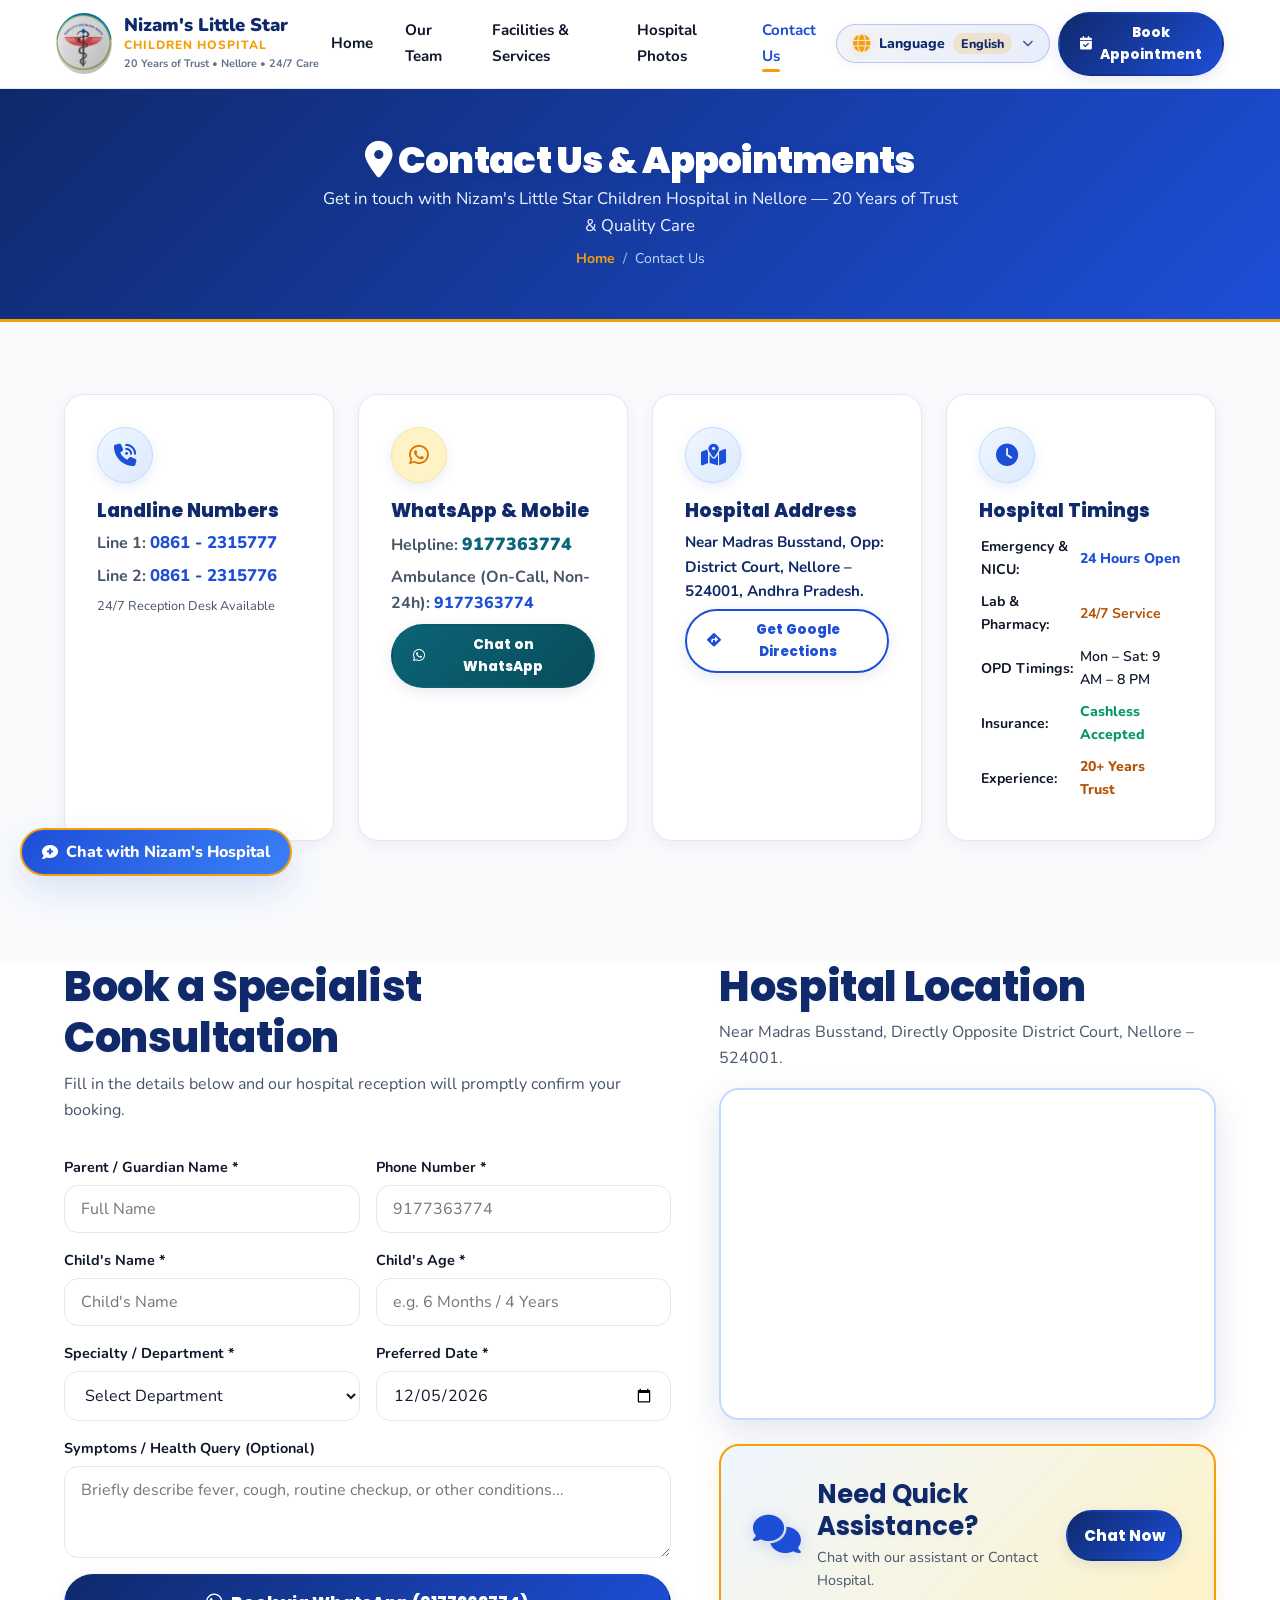
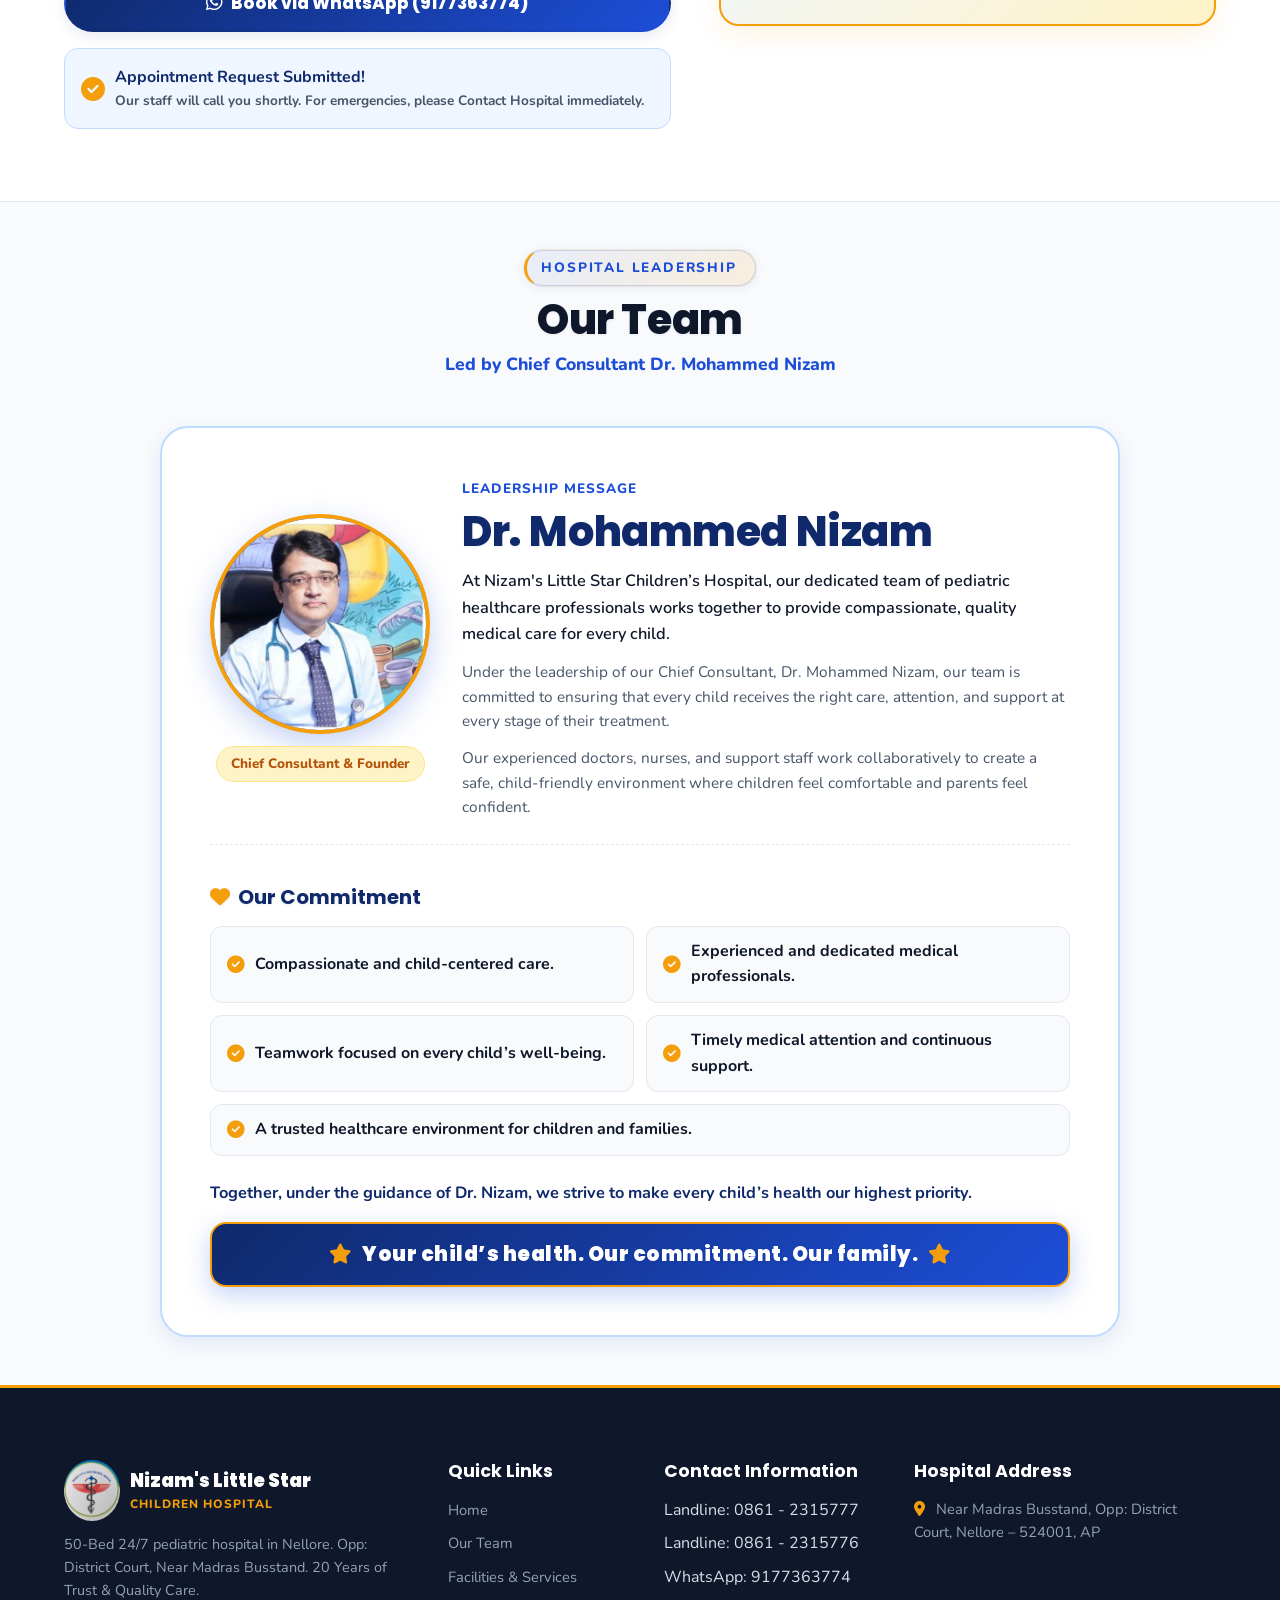
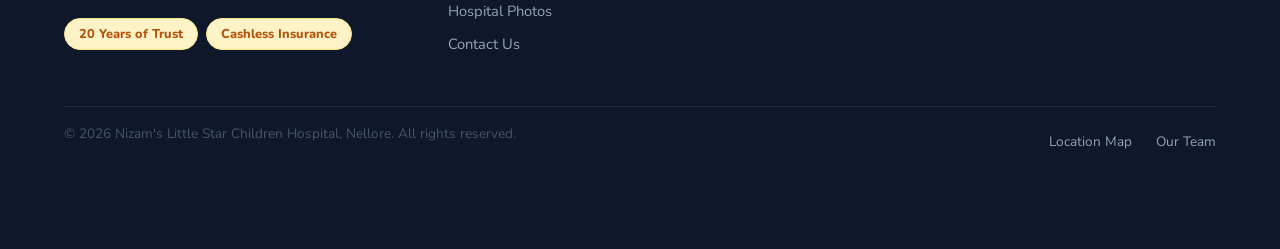
<file: contact.html>
<!DOCTYPE html>
<html lang="en">
<head>
  <meta charset="UTF-8">
  <meta name="viewport" content="width=device-width, initial-scale=1.0">
  <title>Contact Us & Book Appointment | Nizam's Little Star Children Hospital, Nellore</title>
  <meta name="description" content="Contact Nizam's Little Star Children Hospital, Nellore. Phone: 0861 - 2315777, 0861 - 2315776, WhatsApp: 9177363774. 20 Years of Trust & Quality Care. Near Madras Busstand, Opp: District Court, Nellore.">
  <link rel="preconnect" href="https://fonts.googleapis.com">
  <link rel="preconnect" href="https://fonts.gstatic.com" crossorigin>
  <link href="https://fonts.googleapis.com/css2?family=Nunito:wght@400;600;700;800;900&family=Poppins:wght@500;600;700;800;900&display=swap" rel="stylesheet">
  <link rel="stylesheet" href="https://cdnjs.cloudflare.com/ajax/libs/font-awesome/6.5.0/css/all.min.css">
  <link rel="stylesheet" href="css/variables.css">
  <link rel="stylesheet" href="css/base.css">
  <link rel="stylesheet" href="css/components.css">
  <link rel="stylesheet" href="css/animations.css">
  <link rel="stylesheet" href="css/pages/contact.css">
</head>
<body>
  <a href="#main-content" class="sr-only sr-only-focusable">Skip to main content</a>



  <!-- Main Navigation -->
  <nav class="nav" id="main-nav" role="navigation" aria-label="Main navigation">
    <div class="container nav-inner">
      <a href="index.html" class="nav-logo">
        <img src="assets/hospital-logo.png" alt="Nizam Hospital Logo" width="56" height="56" style="border-radius:50%;object-fit:cover;">
        <div>
          <div class="notranslate" translate="no" style="font-size:1.15rem;font-weight:900;color:#0F296B;line-height:1.1;">Nizam's Little Star</div>
          <div class="notranslate" translate="no" style="font-size:0.75rem;font-weight:800;color:#F59E0B;letter-spacing:1px;">CHILDREN HOSPITAL</div>
          <div style="font-size:0.68rem;font-weight:700;color:#64748B;"><span class="notranslate" translate="no">20 Years of Trust</span> • <span class="notranslate" translate="no">Nellore</span> • 24/7 Care</div>
        </div>
      </a>
      <ul class="nav-links" id="nav-links">
        <li><a href="index.html">Home</a></li>
        <li><a href="doctors.html">Our Team</a></li>
        <li><a href="resources.html">Facilities &amp; Services</a></li>
        <li><a href="virtual-tour.html">Hospital Photos</a></li>
        <li><a href="contact.html" class="active">Contact Us</a></li>
      </ul>
      <div class="nav-actions">
        <div class="lang-select-dropdown" id="lang-select-dropdown">
          <button class="lang-toggle-btn" id="lang-toggle-btn" aria-label="Select Language">
            <i class="fas fa-globe"></i>
            <span>Language</span>
            <i class="fas fa-chevron-down" style="font-size:0.75rem;margin-left:4px;"></i>
          </button>
          <div class="lang-menu" id="lang-menu"></div>
        </div>
        <a href="contact.html" class="btn btn-primary btn-sm"><i class="fas fa-calendar-check"></i> Book Appointment</a>
        <button class="hamburger" id="hamburger-btn" aria-label="Open menu" aria-expanded="false">
          <span></span><span></span><span></span>
        </button>
      </div>
    </div>
  </nav>

  <!-- Mobile Drawer -->
  <div class="mobile-drawer" id="mobile-drawer" role="dialog" aria-modal="true" aria-label="Navigation menu">
    <button class="drawer-close" id="drawer-close" aria-label="Close menu">×</button>
    <ul>
      <li><a href="index.html">Home</a></li>
      <li><a href="doctors.html">Our Team</a></li>
      <li><a href="resources.html">Facilities &amp; Services</a></li>
      <li><a href="virtual-tour.html">Hospital Photos</a></li>
      <li><a href="contact.html">Contact Us</a></li>
      <li><a href="tel:08612315776" class="btn btn-primary"><i class="fas fa-phone-alt"></i> Call Hospital</a></li>
    </ul>
  
    <div class="mobile-lang-section">
      <h4><i class="fas fa-globe"></i> Select Language (భాషను ఎంచుకోండి)</h4>
      <div class="mobile-lang-grid" id="mobile-lang-grid"></div>
    </div>
  </div>

  <main id="main-content">
    <section class="page-hero contact-hero">
      <div class="container">
        <h1><i class="fas fa-map-marker-alt"></i> Contact Us &amp; Appointments</h1>
        <p>Get in touch with Nizam's Little Star Children Hospital in Nellore — 20 Years of Trust &amp; Quality Care</p>
        <nav aria-label="Breadcrumb">
          <ol class="breadcrumb">
            <li><a href="index.html">Home</a></li>
            <li>Contact Us</li>
          </ol>
        </nav>
      </div>
    </section>

    <!-- 4 Contact Cards -->
    <section class="section">
      <div class="container">
        <div class="contact-info-grid">
          <div class="contact-info-card reveal">
            <div class="contact-info-icon"><i class="fas fa-phone-volume"></i></div>
            <h3>Landline Numbers</h3>
            <p style="margin-bottom:6px;"><strong>Line 1:</strong> <a href="tel:08612315777" style="font-size:1.05rem;font-weight:800;">0861 - 2315777</a></p>
            <p style="margin-bottom:6px;"><strong>Line 2:</strong> <a href="tel:08612315776" style="font-size:1.05rem;font-weight:800;">0861 - 2315776</a></p>
            <p style="font-size:0.8rem;color:var(--text-muted);margin-bottom:0;">24/7 Reception Desk Available</p>
          </div>

          <div class="contact-info-card reveal">
            <div class="contact-info-icon" style="background:#FEF3C7;color:#D97706;border-color:#FDE68A;"><i class="fab fa-whatsapp"></i></div>
            <h3>WhatsApp &amp; Mobile</h3>
            <p style="margin-bottom:6px;"><strong>Helpline:</strong> <a href="https://wa.me/919177363774" target="_blank" style="font-size:1.1rem;font-weight:900;color:#0B6477;">9177363774</a></p>
            <p style="margin-bottom:8px;"><strong>Ambulance (On-Call, Non-24h):</strong> <a href="tel:9177363774" style="color:var(--primary-blue);font-weight:800;">9177363774</a></p>
            <a href="https://wa.me/919177363774" target="_blank" class="btn btn-whatsapp btn-sm"><i class="fab fa-whatsapp"></i> Chat on WhatsApp</a>
          </div>

          <div class="contact-info-card reveal">
            <div class="contact-info-icon"><i class="fas fa-map-marked-alt"></i></div>
            <h3>Hospital Address</h3>
            <p style="font-size:0.95rem;font-weight:700;color:#0F296B;margin-bottom:6px;">
              <span class="notranslate" translate="no">Near Madras Busstand, Opp: District Court, Nellore</span> – 524001, Andhra Pradesh.
            </p>
            <a href="https://www.google.com/maps/search/?api=1&query=Nizam%27s+Little+Star+Children+Hospital+Nellore" target="_blank" class="btn btn-outline btn-sm"><i class="fas fa-directions"></i> Get Google Directions</a>
          </div>

          <div class="contact-info-card reveal">
            <div class="contact-info-icon"><i class="fas fa-clock"></i></div>
            <h3>Hospital Timings</h3>
            <table class="hours-table">
              <tr><td><strong>Emergency &amp; <span class="notranslate" translate="no">NICU</span>:</strong></td><td style="color:#1D4ED8;font-weight:800;">24 Hours Open</td></tr>
              <tr><td><strong>Lab &amp; Pharmacy:</strong></td><td style="color:#B45309;font-weight:700;">24/7 Service</td></tr>
              <tr><td><strong>OPD Timings:</strong></td><td>Mon – Sat: 9 AM – 8 PM</td></tr>
              <tr><td><strong>Insurance:</strong></td><td style="color:#059669;font-weight:800;">Cashless Accepted</td></tr>
              <tr><td><strong>Experience:</strong></td><td style="color:#B45309;font-weight:800;">20+ Years Trust</td></tr>
            </table>
          </div>
        </div>
      </div>
    </section>

    <!-- Appointment Form & Map -->
    <section class="section" style="background:#FFFFFF;padding-top:0;">
      <div class="container">
        <div class="contact-layout">
          <div class="contact-form-side reveal">
            <h2 style="margin-bottom:8px;color:#0F296B;">Book a Specialist Consultation</h2>
            <p style="margin-bottom:var(--space-xl);">Fill in the details below and our hospital reception will promptly confirm your booking.</p>
            
            <form id="contact-form" novalidate>
              <div class="form-row">
                <div class="form-group">
                  <label for="contact-name">Parent / Guardian Name *</label>
                  <input type="text" id="contact-name" placeholder="Full Name" required>
                </div>
                <div class="form-group">
                  <label for="contact-phone">Phone Number *</label>
                  <input type="tel" id="contact-phone" placeholder="9177363774" required>
                </div>
              </div>

              <div class="form-row">
                <div class="form-group">
                  <label for="contact-child-name">Child's Name *</label>
                  <input type="text" id="contact-child-name" placeholder="Child's Name" required>
                </div>
                <div class="form-group">
                  <label for="contact-child-age">Child's Age *</label>
                  <input type="text" id="contact-child-age" placeholder="e.g. 6 Months / 4 Years" required>
                </div>
              </div>

              <div class="form-row">
                <div class="form-group">
                  <label for="contact-specialty">Specialty / Department *</label>
                  <select id="contact-specialty" required>
                    <option value="">Select Department</option>
                    <option value="Neonatal ICU (NICU)">Neonatal ICU (<span class="notranslate" translate="no">NICU</span>)</option>
                    <option value="Pediatric Intensive Care (PICU)">Pediatric Intensive Care (<span class="notranslate" translate="no">PICU</span>)</option>
                    <option value="General Pediatrics">General Pediatrics</option>
                    <option value="Vaccination Clinic">Vaccination Clinic</option>
                    <option value="Pediatric Surgery">Pediatric Surgery</option>
                  </select>
                </div>
                <div class="form-group">
                  <label for="contact-date">Preferred Date *</label>
                  <input type="date" id="contact-date" required>
                </div>
              </div>

              <div class="form-group">
                <label for="contact-message">Symptoms / Health Query (Optional)</label>
                <textarea id="contact-message" rows="3" placeholder="Briefly describe fever, cough, routine checkup, or other conditions..."></textarea>
              </div>

              <button type="submit" class="btn btn-primary btn-lg" style="width:100%;">
                <i class="fab fa-whatsapp" style="font-size:1.2rem;"></i> Book via WhatsApp (9177363774)
              </button>

              <div id="contact-success" class="form-success" hidden>
                <i class="fas fa-check-circle" style="font-size:1.5rem;color:#F59E0B;"></i>
                <div>
                  <strong>Appointment Request Submitted!</strong>
                  <p style="margin:0;font-size:0.85rem;">Our staff will call you shortly. For emergencies, please Contact Hospital immediately.</p>
                </div>
              </div>
            </form>
          </div>

          <div class="map-side reveal">
            <h2 style="margin-bottom:8px;color:#0F296B;">Hospital Location</h2>
            <p style="margin-bottom:var(--space-md);">Near Madras Busstand, Directly Opposite District Court, Nellore – 524001.</p>

            <div class="map-container">
              <iframe src="https://maps.google.com/maps?q=Nizam%27s+Little+Star+Children+Hospital,+Nellore&t=&z=16&ie=UTF8&iwloc=&output=embed" width="100%" height="320" style="border:0;" allowfullscreen loading="lazy" referrerpolicy="no-referrer-when-downgrade" title="Nizam's Little Star Children Hospital Location Map"></iframe>
            </div>

            <div class="live-chat-cta">
              <div class="live-chat-icon"><i class="fas fa-comments"></i></div>
              <div>
                <h3 style="margin-bottom:4px;color:#0F296B;">Need Quick Assistance?</h3>
                <p style="font-size:0.9rem;margin-bottom:0;color:var(--text-muted);">Chat with our assistant or Contact Hospital.</p>
              </div>
              <button class="btn btn-primary" onclick="document.getElementById('chat-toggle-btn').click();" style="white-space:nowrap;">Chat Now</button>
            </div>
          </div>
        </div>
      </div>
    </section>

    <!-- Our Team & Leadership Section on Last Page -->
    <section class="section" style="background:#F8FAFC;border-top:1px solid var(--border-color);padding:var(--space-2xl) 0;">
      <div class="container">
        <div class="section-header reveal">
          <div class="section-eyebrow">Hospital Leadership</div>
          <h2>Our Team</h2>
          <p style="font-weight:800;color:var(--primary-blue);font-size:1.1rem;margin-top:4px;">Led by Chief Consultant Dr. Mohammed Nizam</p>
        </div>

        <div class="scheme-card reveal" style="background:#FFFFFF;border-color:var(--primary-blue-border);max-width:960px;margin:0 auto;padding:var(--space-2xl);flex-direction:column;align-items:stretch;gap:var(--space-xl);">
          <div style="display:flex;align-items:center;gap:var(--space-xl);flex-wrap:wrap;border-bottom:1px dashed var(--border-color);padding-bottom:var(--space-lg);">
            <div style="flex-shrink:0;text-align:center;margin:0 auto;">
              <div style="width:220px;height:220px;border-radius:50%;overflow:hidden;border:4px solid var(--accent-yellow);box-shadow:0 10px 30px rgba(29,78,216,0.25);margin:0 auto 12px auto;background:#0F296B;">
                <img src="assets/dr-nizam.png" alt="Dr. Mohammed Nizam - Chief Consultant & Founder" style="width:100%;height:100%;object-fit:cover;object-position:center top;">
              </div>
              <span class="badge badge-yellow" style="font-size:0.85rem;padding:6px 14px;">Chief Consultant &amp; Founder</span>
            </div>
            <div style="flex:1;min-width:280px;">
              <span class="notranslate" translate="no" style="font-size:0.85rem;font-weight:800;color:var(--primary-blue);text-transform:uppercase;letter-spacing:1px;">Leadership Message</span>
              <h2 class="notranslate" translate="no" style="color:#0F296B;margin-top:4px;margin-bottom:10px;">Dr. Mohammed Nizam</h2>
              <p style="font-size:1.02rem;color:var(--text-main);line-height:1.65;margin-bottom:12px;font-weight:600;">
                At Nizam's Little Star Children’s Hospital, our dedicated team of pediatric healthcare professionals works together to provide compassionate, quality medical care for every child.
              </p>
              <p style="font-size:0.96rem;color:var(--text-muted);line-height:1.6;margin-bottom:12px;">
                Under the leadership of our Chief Consultant, Dr. Mohammed Nizam, our team is committed to ensuring that every child receives the right care, attention, and support at every stage of their treatment.
              </p>
              <p style="font-size:0.96rem;color:var(--text-muted);line-height:1.6;margin-bottom:0;">
                Our experienced doctors, nurses, and support staff work collaboratively to create a safe, child-friendly environment where children feel comfortable and parents feel confident.
              </p>
            </div>
          </div>

          <!-- Our Commitment Grid -->
          <div style="padding-top:var(--space-sm);">
            <h3 style="color:#0F296B;margin-bottom:var(--space-md);font-size:1.25rem;display:flex;align-items:center;gap:8px;">
              <i class="fas fa-heart" style="color:var(--accent-yellow);"></i> Our Commitment
            </h3>
            <div style="display:grid;grid-template-columns:repeat(auto-fit, minmax(280px, 1fr));gap:12px;margin-bottom:var(--space-lg);">
              <div style="background:#F8FAFC;padding:12px 16px;border-radius:12px;border:1px solid #E2E8F0;display:flex;align-items:center;gap:10px;font-weight:700;color:var(--text-main);">
                <i class="fas fa-check-circle" style="color:#F59E0B;font-size:1.1rem;"></i> Compassionate and child-centered care.
              </div>
              <div style="background:#F8FAFC;padding:12px 16px;border-radius:12px;border:1px solid #E2E8F0;display:flex;align-items:center;gap:10px;font-weight:700;color:var(--text-main);">
                <i class="fas fa-check-circle" style="color:#F59E0B;font-size:1.1rem;"></i> Experienced and dedicated medical professionals.
              </div>
              <div style="background:#F8FAFC;padding:12px 16px;border-radius:12px;border:1px solid #E2E8F0;display:flex;align-items:center;gap:10px;font-weight:700;color:var(--text-main);">
                <i class="fas fa-check-circle" style="color:#F59E0B;font-size:1.1rem;"></i> Teamwork focused on every child’s well-being.
              </div>
              <div style="background:#F8FAFC;padding:12px 16px;border-radius:12px;border:1px solid #E2E8F0;display:flex;align-items:center;gap:10px;font-weight:700;color:var(--text-main);">
                <i class="fas fa-check-circle" style="color:#F59E0B;font-size:1.1rem;"></i> Timely medical attention and continuous support.
              </div>
              <div style="background:#F8FAFC;padding:12px 16px;border-radius:12px;border:1px solid #E2E8F0;display:flex;align-items:center;gap:10px;font-weight:700;color:var(--text-main);grid-column:1 / -1;">
                <i class="fas fa-check-circle" style="color:#F59E0B;font-size:1.1rem;"></i> A trusted healthcare environment for children and families.
              </div>
            </div>

            <p style="font-size:1.02rem;color:var(--primary-blue-dark);font-weight:700;line-height:1.6;margin-bottom:16px;">
              Together, under the guidance of Dr. Nizam, we strive to make every child’s health our highest priority.
            </p>

            <!-- Concluding Highlight Box -->
            <div style="background:linear-gradient(135deg, #0F296B 0%, #1D4ED8 100%);color:#FFFFFF;padding:18px var(--space-xl);border-radius:16px;text-align:center;box-shadow:0 8px 25px rgba(29,78,216,0.25);border:2px solid var(--accent-yellow);">
              <h3 style="color:#FFFFFF;margin-bottom:0;font-size:1.25rem;font-weight:900;letter-spacing:0.5px;">
                <i class="fas fa-star" style="color:var(--accent-yellow);margin-right:6px;"></i> Your child’s health. Our commitment. Our family. <i class="fas fa-star" style="color:var(--accent-yellow);margin-left:6px;"></i>
              </h3>
            </div>
          </div>
        </div>
      </div>
    </section>
  </main>

  <!-- Footer -->
  <footer class="footer" role="contentinfo">
    <div class="container">
      <div class="footer-grid">
        <div class="footer-brand">
          <div style="display:flex;align-items:center;gap:10px;margin-bottom:12px;">
            <img src="assets/hospital-logo.png" alt="Nizam Hospital Logo" width="56" height="56" style="border-radius:50%;object-fit:cover;">
            <div>
              <div class="notranslate" translate="no" style="font-family:'Poppins',sans-serif;font-size:1.15rem;font-weight:900;color:#FFFFFF;">Nizam's Little Star</div>
              <div style="font-size:0.75rem;color:#F59E0B;font-weight:800;letter-spacing:1px;">CHILDREN HOSPITAL</div>
            </div>
          </div>
          <p style="font-size:0.9rem;color:#94A3B8;">
            50-Bed 24/7 pediatric hospital in Nellore. Opp: District Court, Near Madras Busstand. 20 Years of Trust &amp; Quality Care.
          </p>
          <div class="footer-badges">
            <span class="badge badge-yellow">20 Years of Trust</span>
            <span class="badge badge-yellow">Cashless Insurance</span>
          </div>
        </div>
        <div class="footer-links">
          <h4>Quick Links</h4>
          <ul>
            <li><a href="index.html">Home</a></li>
            <li><a href="doctors.html">Our Team</a></li>
            <li><a href="resources.html">Facilities &amp; Services</a></li>
            <li><a href="virtual-tour.html">Hospital Photos</a></li>
            <li><a href="contact.html">Contact Us</a></li>
          </ul>
        </div>
        <div class="footer-links">
          <h4>Contact Information</h4>
          <ul>
            <li>Landline: 0861 - 2315777</li>
            <li>Landline: 0861 - 2315776</li>
            <li>WhatsApp: 9177363774</li>
          </ul>
        </div>
        <div class="footer-contact">
          <h4>Hospital Address</h4>
          <address>
            <p><i class="fas fa-map-marker-alt"></i> <span class="notranslate" translate="no">Near Madras Busstand, Opp: District Court, Nellore</span> – 524001, AP</p>
          </address>
        </div>
      </div>
      <div class="footer-bottom">
        <p>© 2026 Nizam's Little Star Children Hospital, Nellore. All rights reserved.</p>
        <div class="footer-bottom-links">
          <a href="contact.html">Location Map</a>
          <a href="doctors.html">Our Team</a>
        </div>
      </div>
    </div>
  </footer>

  <!-- Nizam's Hospital Chatbot -->
  <div class="chat-widget" id="chat-widget">
    <button class="chat-toggle-btn" id="chat-toggle-btn" aria-label="Open chat with Nizam's Hospital">
      <i class="fas fa-comment-medical" id="chat-icon"></i>
      <span class="chat-label">Chat with Nizam's Hospital</span>
    </button>
    <div class="chat-panel" id="chat-panel" role="dialog" aria-label="Chat with Nizam's Hospital" hidden>
      <div class="chat-header">
        <div class="chat-avatar">★</div>
        <div>
          <strong>Nizam's Hospital</strong>
          <small style="color:#EFF6FF;display:block;">Virtual Assistant</small>
        </div>
        <button class="chat-close" id="chat-close" aria-label="Close chat">×</button>
      </div>
      <div class="chat-messages" id="chat-messages" aria-live="polite"></div>
      <div class="chat-input-area">
        <input type="text" id="chat-input" placeholder="Type your message..." aria-label="Chat message">
        <button id="chat-send" aria-label="Send message"><i class="fas fa-paper-plane"></i></button>
      </div>
    </div>
  </div>

  <button class="back-to-top" id="back-to-top" aria-label="Back to top"><i class="fas fa-chevron-up"></i></button>

  <script src="js/main.js"></script>
  <script src="js/appointment.js"></script>
  <script src="js/chatbot.js"></script>
  <div id="google_translate_element" style="display:none;"></div>
  <script src="js/language.js"></script>
</body>
</html>
</file>
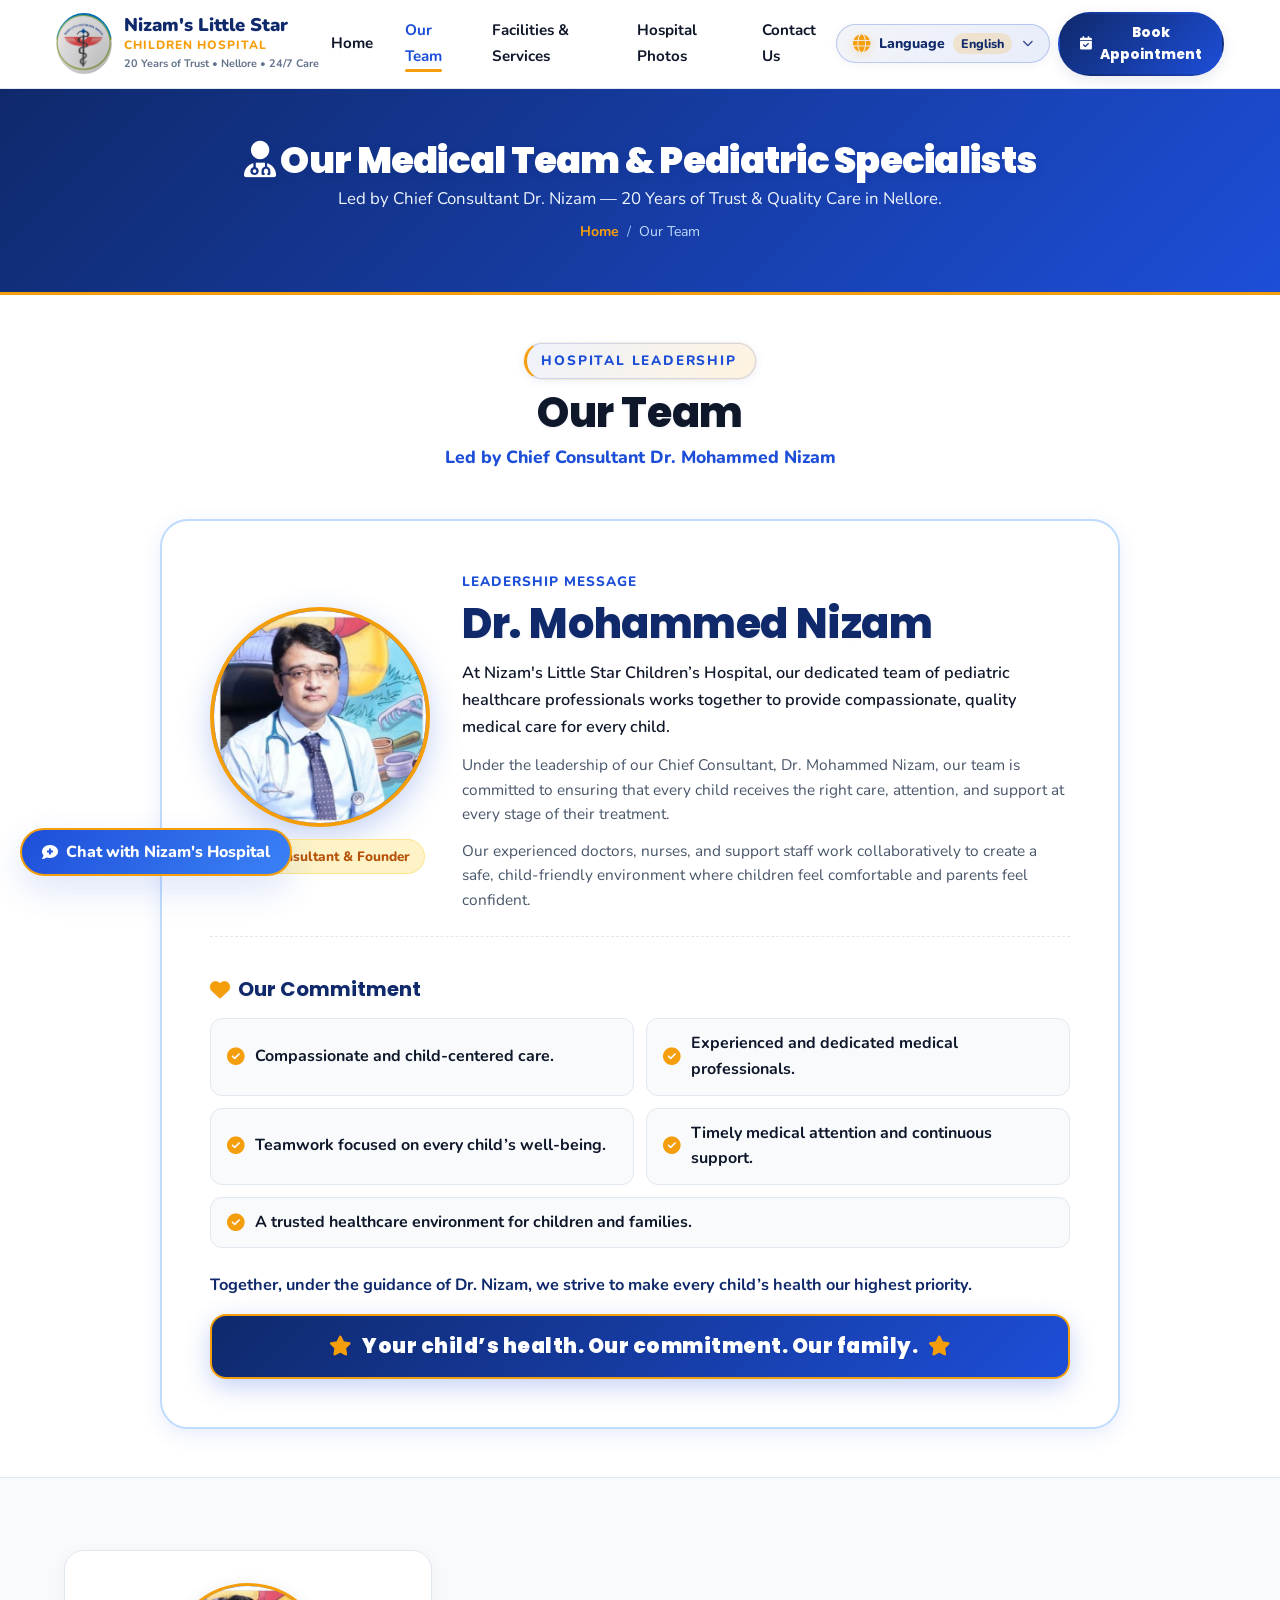
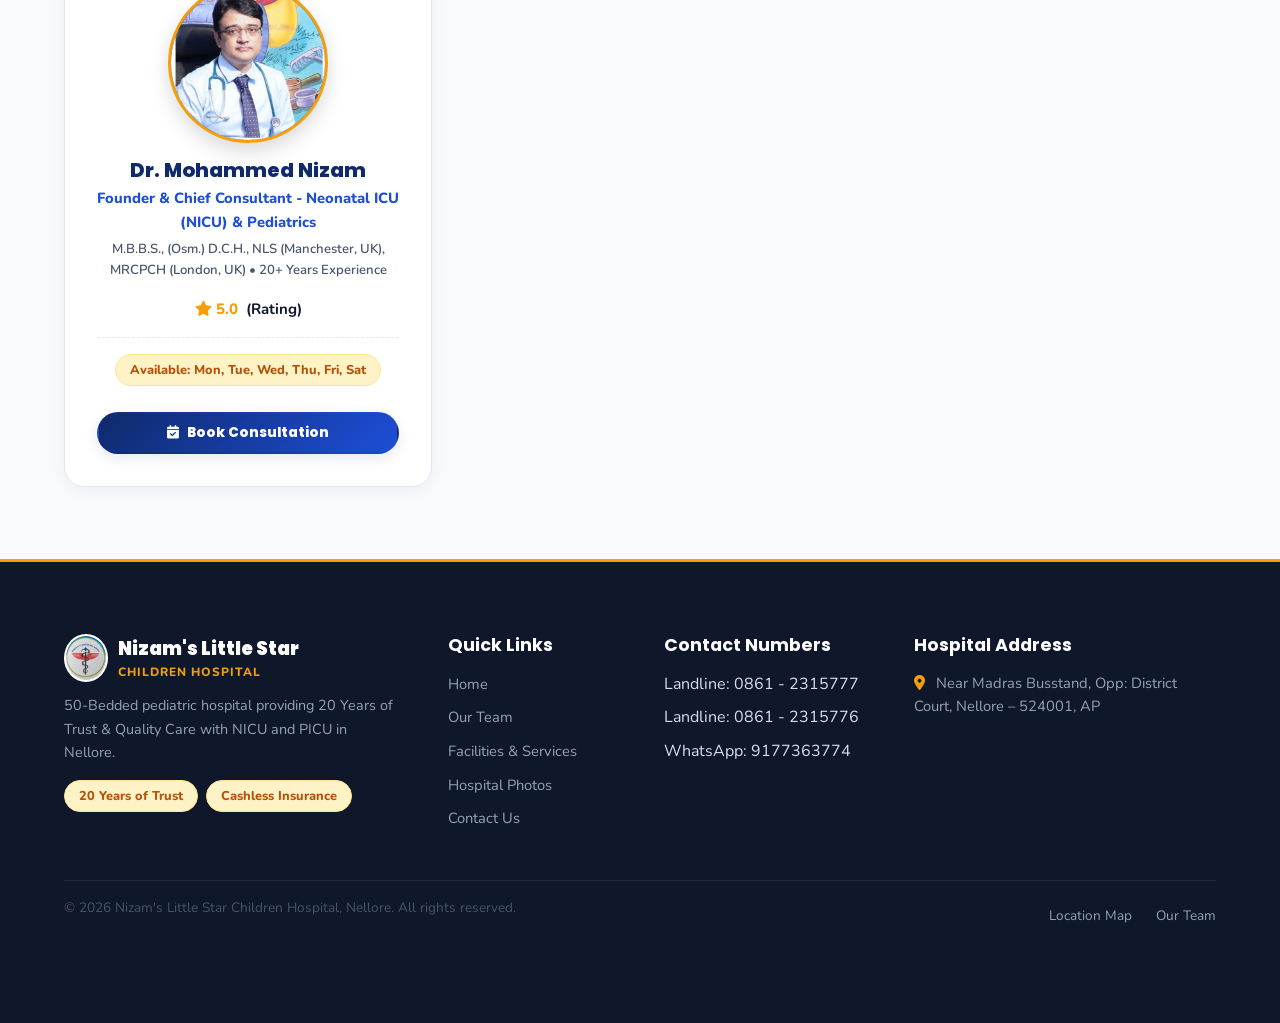
<file: doctors.html>
<!DOCTYPE html>
<html lang="en">
<head>
  <meta charset="UTF-8">
  <meta name="viewport" content="width=device-width, initial-scale=1.0">
  <title>Our Medical Team & Specialists | Nizam's Little Star Children Hospital, Nellore</title>
  <meta name="description" content="Meet Chief Consultant Dr. Nizam and our dedicated team of pediatric specialists, neonatologists, pediatric surgeons, and nurses at Nizam's Little Star Children Hospital in Nellore.">
  <link rel="preconnect" href="https://fonts.googleapis.com">
  <link rel="preconnect" href="https://fonts.gstatic.com" crossorigin>
  <link href="https://fonts.googleapis.com/css2?family=Nunito:wght@400;600;700;800;900&family=Poppins:wght@500;600;700;800;900&display=swap" rel="stylesheet">
  <link rel="stylesheet" href="https://cdnjs.cloudflare.com/ajax/libs/font-awesome/6.5.0/css/all.min.css">
  <link rel="stylesheet" href="css/variables.css">
  <link rel="stylesheet" href="css/base.css">
  <link rel="stylesheet" href="css/components.css">
  <link rel="stylesheet" href="css/animations.css">
  <link rel="stylesheet" href="css/pages/doctors.css">
</head>
<body>
  <a href="#main-content" class="sr-only sr-only-focusable">Skip to main content</a>



  <!-- Main Navigation -->
  <nav class="nav" id="main-nav" role="navigation" aria-label="Main navigation">
    <div class="container nav-inner">
      <a href="index.html" class="nav-logo">
        <img src="assets/hospital-logo.png" alt="Nizam Hospital Logo" width="56" height="56" style="border-radius:50%;object-fit:cover;">
        <div>
          <div class="notranslate" translate="no" style="font-size:1.15rem;font-weight:900;color:#0F296B;line-height:1.1;">Nizam's Little Star</div>
          <div class="notranslate" translate="no" style="font-size:0.75rem;font-weight:800;color:#F59E0B;letter-spacing:1px;">CHILDREN HOSPITAL</div>
          <div style="font-size:0.68rem;font-weight:700;color:#64748B;"><span class="notranslate" translate="no">20 Years of Trust</span> • <span class="notranslate" translate="no">Nellore</span> • 24/7 Care</div>
        </div>
      </a>
      <ul class="nav-links" id="nav-links">
        <li><a href="index.html">Home</a></li>
        <li><a href="doctors.html" class="active">Our Team</a></li>
        <li><a href="resources.html">Facilities &amp; Services</a></li>
        <li><a href="virtual-tour.html">Hospital Photos</a></li>
        <li><a href="contact.html">Contact Us</a></li>
      </ul>
      <div class="nav-actions">
        <div class="lang-select-dropdown" id="lang-select-dropdown">
          <button class="lang-toggle-btn" id="lang-toggle-btn" aria-label="Select Language">
            <i class="fas fa-globe"></i>
            <span>Language</span>
            <i class="fas fa-chevron-down" style="font-size:0.75rem;margin-left:4px;"></i>
          </button>
          <div class="lang-menu" id="lang-menu"></div>
        </div>
        <a href="contact.html" class="btn btn-primary btn-sm"><i class="fas fa-calendar-check"></i> Book Appointment</a>
        <button class="hamburger" id="hamburger-btn" aria-label="Open menu" aria-expanded="false">
          <span></span><span></span><span></span>
        </button>
      </div>
    </div>
  </nav>

  <!-- Mobile Drawer -->
  <div class="mobile-drawer" id="mobile-drawer" role="dialog" aria-modal="true" aria-label="Navigation menu">
    <button class="drawer-close" id="drawer-close" aria-label="Close menu">×</button>
    <ul>
      <li><a href="index.html">Home</a></li>
      <li><a href="doctors.html">Our Team</a></li>
      <li><a href="resources.html">Facilities &amp; Services</a></li>
      <li><a href="virtual-tour.html">Hospital Photos</a></li>
      <li><a href="contact.html">Contact Us</a></li>
      <li><a href="tel:08612315776" class="btn btn-primary"><i class="fas fa-phone-alt"></i> Call Hospital</a></li>
    </ul>
  
    <div class="mobile-lang-section">
      <h4><i class="fas fa-globe"></i> Select Language (భాషను ఎంచుకోండి)</h4>
      <div class="mobile-lang-grid" id="mobile-lang-grid"></div>
    </div>
  </div>

  <main id="main-content">
    <section class="page-hero doctors-hero">
      <div class="container">
        <h1><i class="fas fa-user-md"></i> Our Medical Team &amp; Pediatric Specialists</h1>
        <p>Led by Chief Consultant Dr. Nizam — 20 Years of Trust &amp; Quality Care in Nellore.</p>
        <nav aria-label="Breadcrumb">
          <ol class="breadcrumb">
            <li><a href="index.html">Home</a></li>
            <li>Our Team</li>
          </ol>
        </nav>
      </div>
    </section>

    <!-- Our Team Leadership & Commitment Section -->
    <section class="section" style="background:#FFFFFF;border-bottom:1px solid var(--border-color);padding:var(--space-2xl) 0;">
      <div class="container">
        <div class="section-header reveal">
          <div class="section-eyebrow">Hospital Leadership</div>
          <h2>Our Team</h2>
          <p style="font-weight:800;color:var(--primary-blue);font-size:1.1rem;margin-top:4px;">Led by Chief Consultant Dr. Mohammed Nizam</p>
        </div>

        <div class="scheme-card reveal" style="background:#FFFFFF;border-color:var(--primary-blue-border);max-width:960px;margin:0 auto;padding:var(--space-2xl);flex-direction:column;align-items:stretch;gap:var(--space-xl);">
          <div style="display:flex;align-items:center;gap:var(--space-xl);flex-wrap:wrap;border-bottom:1px dashed var(--border-color);padding-bottom:var(--space-lg);">
            <div style="flex-shrink:0;text-align:center;margin:0 auto;">
              <div style="width:220px;height:220px;border-radius:50%;overflow:hidden;border:4px solid var(--accent-yellow);box-shadow:0 10px 30px rgba(29,78,216,0.25);margin:0 auto 12px auto;background:#0F296B;">
                <img src="assets/dr-nizam.png" alt="Dr. Mohammed Nizam - Chief Consultant & Founder" style="width:100%;height:100%;object-fit:cover;object-position:center top;">
              </div>
              <span class="badge badge-yellow" style="font-size:0.85rem;padding:6px 14px;">Chief Consultant &amp; Founder</span>
            </div>
            <div style="flex:1;min-width:280px;">
              <span class="notranslate" translate="no" style="font-size:0.85rem;font-weight:800;color:var(--primary-blue);text-transform:uppercase;letter-spacing:1px;">Leadership Message</span>
              <h2 class="notranslate" translate="no" style="color:#0F296B;margin-top:4px;margin-bottom:10px;">Dr. Mohammed Nizam</h2>
              <p style="font-size:1.02rem;color:var(--text-main);line-height:1.65;margin-bottom:12px;font-weight:600;">
                At Nizam's Little Star Children’s Hospital, our dedicated team of pediatric healthcare professionals works together to provide compassionate, quality medical care for every child.
              </p>
              <p style="font-size:0.96rem;color:var(--text-muted);line-height:1.6;margin-bottom:12px;">
                Under the leadership of our Chief Consultant, Dr. Mohammed Nizam, our team is committed to ensuring that every child receives the right care, attention, and support at every stage of their treatment.
              </p>
              <p style="font-size:0.96rem;color:var(--text-muted);line-height:1.6;margin-bottom:0;">
                Our experienced doctors, nurses, and support staff work collaboratively to create a safe, child-friendly environment where children feel comfortable and parents feel confident.
              </p>
            </div>
          </div>

          <!-- Our Commitment Grid -->
          <div style="padding-top:var(--space-sm);">
            <h3 style="color:#0F296B;margin-bottom:var(--space-md);font-size:1.25rem;display:flex;align-items:center;gap:8px;">
              <i class="fas fa-heart" style="color:var(--accent-yellow);"></i> Our Commitment
            </h3>
            <div style="display:grid;grid-template-columns:repeat(auto-fit, minmax(280px, 1fr));gap:12px;margin-bottom:var(--space-lg);">
              <div style="background:#F8FAFC;padding:12px 16px;border-radius:12px;border:1px solid #E2E8F0;display:flex;align-items:center;gap:10px;font-weight:700;color:var(--text-main);">
                <i class="fas fa-check-circle" style="color:#F59E0B;font-size:1.1rem;"></i> Compassionate and child-centered care.
              </div>
              <div style="background:#F8FAFC;padding:12px 16px;border-radius:12px;border:1px solid #E2E8F0;display:flex;align-items:center;gap:10px;font-weight:700;color:var(--text-main);">
                <i class="fas fa-check-circle" style="color:#F59E0B;font-size:1.1rem;"></i> Experienced and dedicated medical professionals.
              </div>
              <div style="background:#F8FAFC;padding:12px 16px;border-radius:12px;border:1px solid #E2E8F0;display:flex;align-items:center;gap:10px;font-weight:700;color:var(--text-main);">
                <i class="fas fa-check-circle" style="color:#F59E0B;font-size:1.1rem;"></i> Teamwork focused on every child’s well-being.
              </div>
              <div style="background:#F8FAFC;padding:12px 16px;border-radius:12px;border:1px solid #E2E8F0;display:flex;align-items:center;gap:10px;font-weight:700;color:var(--text-main);">
                <i class="fas fa-check-circle" style="color:#F59E0B;font-size:1.1rem;"></i> Timely medical attention and continuous support.
              </div>
              <div style="background:#F8FAFC;padding:12px 16px;border-radius:12px;border:1px solid #E2E8F0;display:flex;align-items:center;gap:10px;font-weight:700;color:var(--text-main);grid-column:1 / -1;">
                <i class="fas fa-check-circle" style="color:#F59E0B;font-size:1.1rem;"></i> A trusted healthcare environment for children and families.
              </div>
            </div>

            <p style="font-size:1.02rem;color:var(--primary-blue-dark);font-weight:700;line-height:1.6;margin-bottom:16px;">
              Together, under the guidance of Dr. Nizam, we strive to make every child’s health our highest priority.
            </p>

            <!-- Concluding Highlight Box -->
            <div style="background:linear-gradient(135deg, #0F296B 0%, #1D4ED8 100%);color:#FFFFFF;padding:18px var(--space-xl);border-radius:16px;text-align:center;box-shadow:0 8px 25px rgba(29,78,216,0.25);border:2px solid var(--accent-yellow);">
              <h3 style="color:#FFFFFF;margin-bottom:0;font-size:1.25rem;font-weight:900;letter-spacing:0.5px;">
                <i class="fas fa-star" style="color:var(--accent-yellow);margin-right:6px;"></i> Your child’s health. Our commitment. Our family. <i class="fas fa-star" style="color:var(--accent-yellow);margin-left:6px;"></i>
              </h3>
            </div>
          </div>
        </div>
      </div>
    </section>



    <!-- Doctors Grid -->
    <section class="section">
      <div class="container">
        <div class="doctors-grid" id="doctors-grid" aria-live="polite"></div>
        <div class="no-results" id="no-results" hidden>
          <div class="no-results-icon" style="font-size:3rem;color:#F59E0B;margin-bottom:12px;">★</div>
          <h3>No doctors found</h3>
          <p>Please adjust your search terms or clear your filters.</p>
          <button class="btn btn-outline" onclick="document.getElementById('doctor-search').value='';document.getElementById('specialty-filter').value='';document.getElementById('today-only').checked=false;initDoctors();">Reset Filters</button>
        </div>
      </div>
    </section>
  </main>

  <!-- Footer -->
  <footer class="footer" role="contentinfo">
    <div class="container">
      <div class="footer-grid">
        <div class="footer-brand">
          <div style="display:flex;align-items:center;gap:10px;margin-bottom:12px;">
            <img src="assets/hospital-logo.png" alt="Nizam Hospital Logo" width="44" height="44" style="border-radius:50%;object-fit:cover;background:#fff;padding:2px;">
            <div>
              <div class="notranslate" translate="no" style="font-family:'Poppins',sans-serif;font-size:1.15rem;font-weight:900;color:#FFFFFF;">Nizam's Little Star</div>
              <div style="font-size:0.75rem;color:#F59E0B;font-weight:800;letter-spacing:1px;">CHILDREN HOSPITAL</div>
            </div>
          </div>
          <p style="font-size:0.9rem;color:#94A3B8;">
            50-Bedded pediatric hospital providing 20 Years of Trust &amp; Quality Care with <span class="notranslate" translate="no">NICU</span> and <span class="notranslate" translate="no">PICU</span> in Nellore.
          </p>
          <div class="footer-badges">
            <span class="badge badge-yellow">20 Years of Trust</span>
            <span class="badge badge-yellow">Cashless Insurance</span>
          </div>
        </div>
        <div class="footer-links">
          <h4>Quick Links</h4>
          <ul>
            <li><a href="index.html">Home</a></li>
            <li><a href="doctors.html">Our Team</a></li>
            <li><a href="resources.html">Facilities &amp; Services</a></li>
            <li><a href="virtual-tour.html">Hospital Photos</a></li>
            <li><a href="contact.html">Contact Us</a></li>
          </ul>
        </div>
        <div class="footer-links">
          <h4>Contact Numbers</h4>
          <ul>
            <li>Landline: 0861 - 2315777</li>
            <li>Landline: 0861 - 2315776</li>
            <li>WhatsApp: 9177363774</li>
          </ul>
        </div>
        <div class="footer-contact">
          <h4>Hospital Address</h4>
          <address>
            <p><i class="fas fa-map-marker-alt"></i> <span class="notranslate" translate="no">Near Madras Busstand, Opp: District Court, Nellore</span> – 524001, AP</p>
          </address>
        </div>
      </div>
      <div class="footer-bottom">
        <p>© 2026 Nizam's Little Star Children Hospital, Nellore. All rights reserved.</p>
        <div class="footer-bottom-links">
          <a href="contact.html">Location Map</a>
          <a href="doctors.html">Our Team</a>
        </div>
      </div>
    </div>
  </footer>

  <!-- Nizam's Hospital Chatbot -->
  <div class="chat-widget" id="chat-widget">
    <button class="chat-toggle-btn" id="chat-toggle-btn" aria-label="Open chat with Nizam's Hospital">
      <i class="fas fa-comment-medical" id="chat-icon"></i>
      <span class="chat-label">Chat with Nizam's Hospital</span>
    </button>
    <div class="chat-panel" id="chat-panel" role="dialog" aria-label="Chat with Nizam's Hospital" hidden>
      <div class="chat-header">
        <div class="chat-avatar">★</div>
        <div>
          <strong>Nizam's Hospital</strong>
          <small style="color:#EFF6FF;display:block;">Virtual Assistant</small>
        </div>
        <button class="chat-close" id="chat-close" aria-label="Close chat">×</button>
      </div>
      <div class="chat-messages" id="chat-messages" aria-live="polite"></div>
      <div class="chat-input-area">
        <input type="text" id="chat-input" placeholder="Type your message..." aria-label="Chat message">
        <button id="chat-send" aria-label="Send message"><i class="fas fa-paper-plane"></i></button>
      </div>
    </div>
  </div>

  <button class="back-to-top" id="back-to-top" aria-label="Back to top"><i class="fas fa-chevron-up"></i></button>

  <script src="js/main.js"></script>
  <script src="js/doctors.js"></script>
  <script src="js/chatbot.js"></script>
  <div id="google_translate_element" style="display:none;"></div>
  <script src="js/language.js"></script>
</body>
</html>
</file>
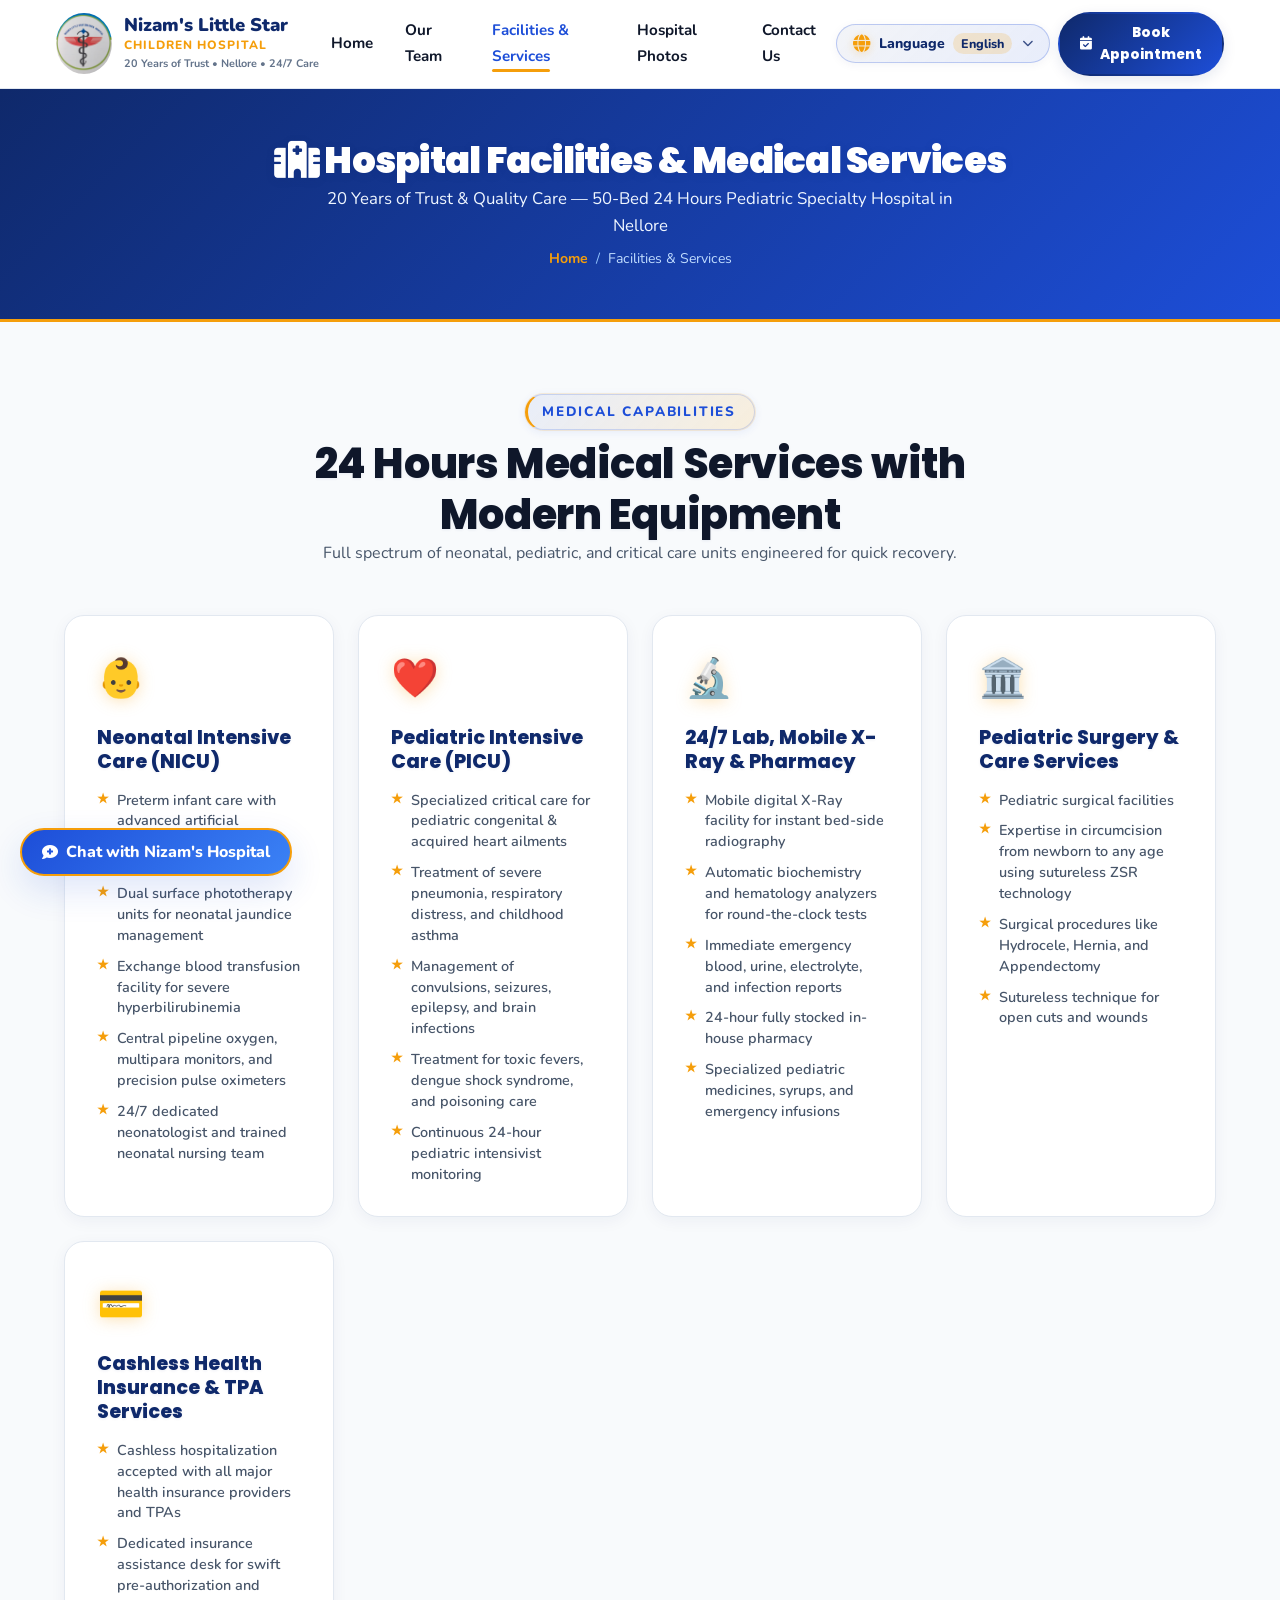
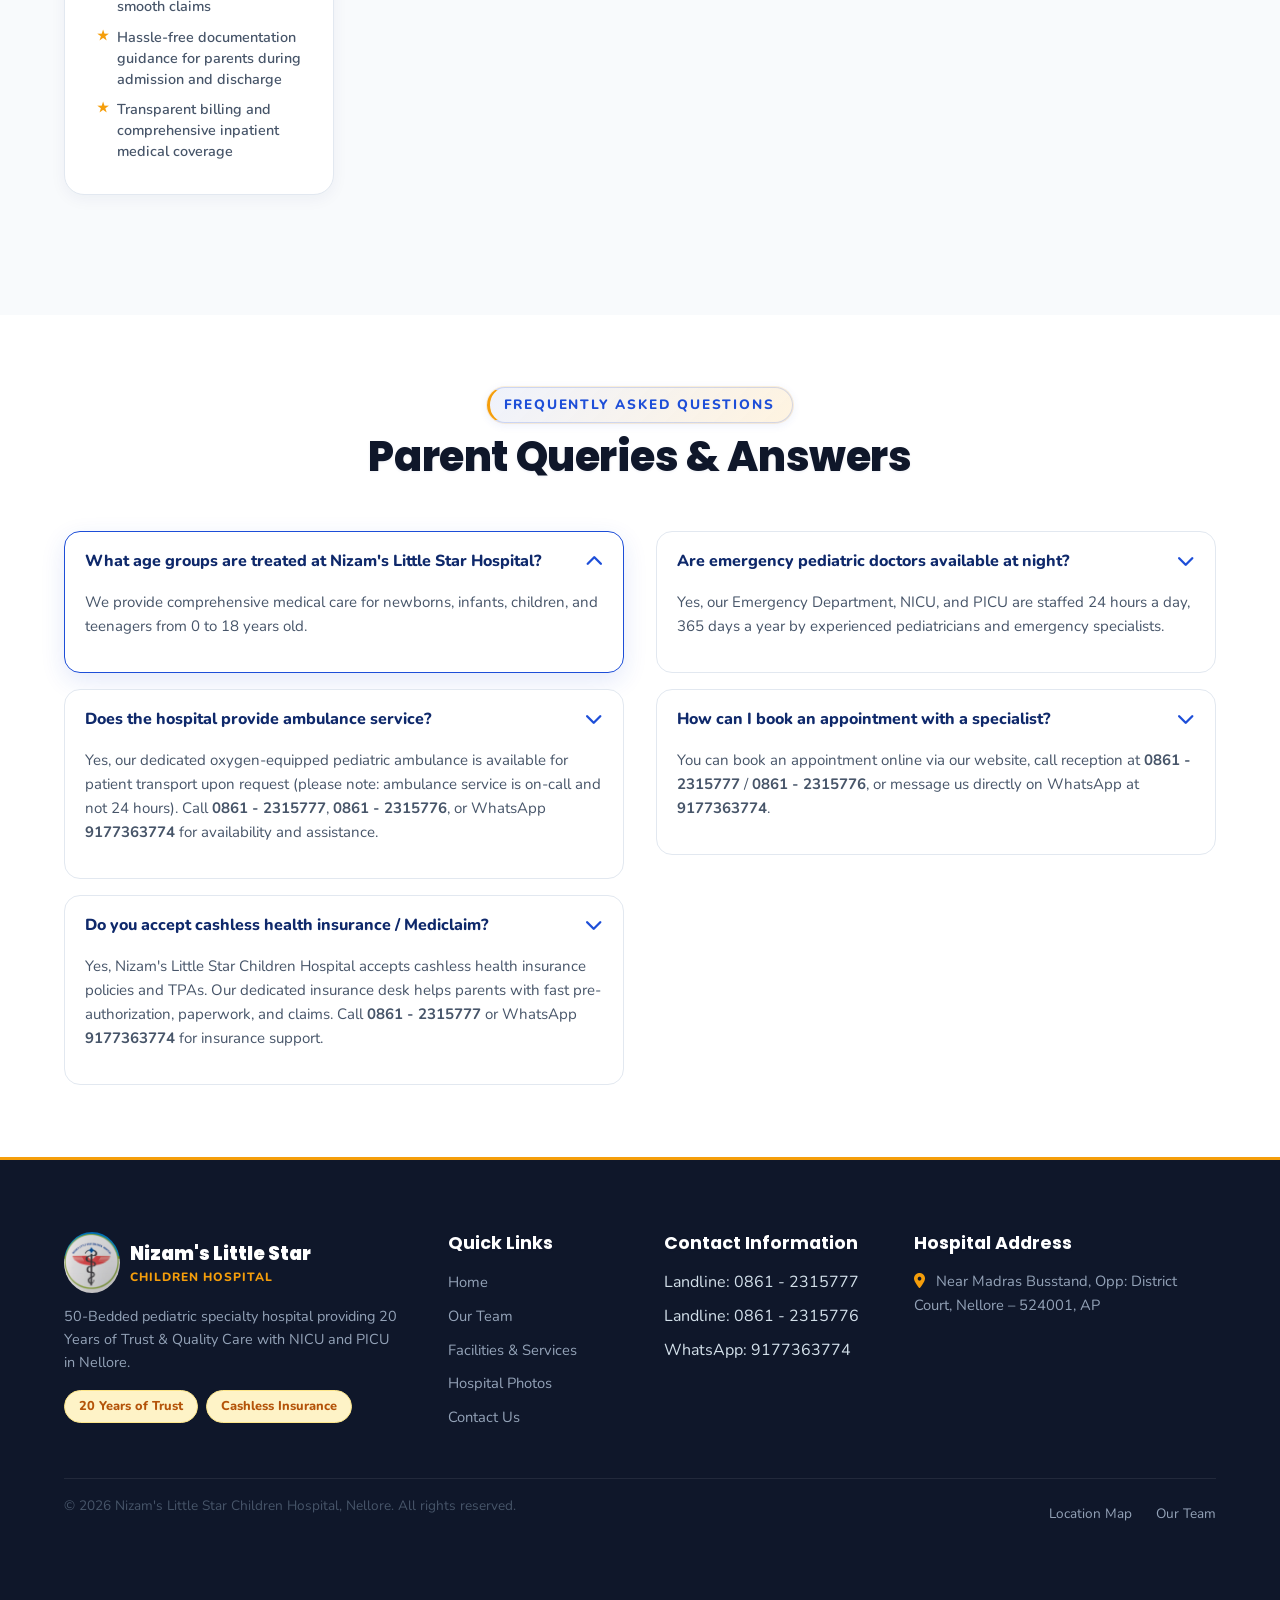
<file: resources.html>
<!DOCTYPE html>
<html lang="en">
<head>
  <meta charset="UTF-8">
  <meta name="viewport" content="width=device-width, initial-scale=1.0">
  <title>Hospital Facilities & Services | Nizam's Little Star Children Hospital, Nellore</title>
  <meta name="description" content="Nizam's Little Star Children Hospital Facilities: 20 Years of Trust & Quality Care, 50 Beds, NICU, PICU, Preterm Incubators, Phototherapy, Ambulance, Mobile X-Ray, Lab & Pharmacy in Nellore.">
  <link rel="preconnect" href="https://fonts.googleapis.com">
  <link rel="preconnect" href="https://fonts.gstatic.com" crossorigin>
  <link href="https://fonts.googleapis.com/css2?family=Nunito:wght@400;600;700;800;900&family=Poppins:wght@500;600;700;800;900&display=swap" rel="stylesheet">
  <link rel="stylesheet" href="https://cdnjs.cloudflare.com/ajax/libs/font-awesome/6.5.0/css/all.min.css">
  <link rel="stylesheet" href="css/variables.css">
  <link rel="stylesheet" href="css/base.css">
  <link rel="stylesheet" href="css/components.css">
  <link rel="stylesheet" href="css/animations.css">
  <link rel="stylesheet" href="css/pages/resources.css">
</head>
<body>
  <a href="#main-content" class="sr-only sr-only-focusable">Skip to main content</a>



  <!-- Main Navigation -->
  <nav class="nav" id="main-nav" role="navigation" aria-label="Main navigation">
    <div class="container nav-inner">
      <a href="index.html" class="nav-logo">
        <img src="assets/hospital-logo.png" alt="Nizam Hospital Logo" width="56" height="56" style="border-radius:50%;object-fit:cover;">
        <div>
          <div class="notranslate" translate="no" style="font-size:1.15rem;font-weight:900;color:#0F296B;line-height:1.1;">Nizam's Little Star</div>
          <div class="notranslate" translate="no" style="font-size:0.75rem;font-weight:800;color:#F59E0B;letter-spacing:1px;">CHILDREN HOSPITAL</div>
          <div style="font-size:0.68rem;font-weight:700;color:#64748B;"><span class="notranslate" translate="no">20 Years of Trust</span> • <span class="notranslate" translate="no">Nellore</span> • 24/7 Care</div>
        </div>
      </a>
      <ul class="nav-links" id="nav-links">
        <li><a href="index.html">Home</a></li>
        <li><a href="doctors.html">Our Team</a></li>
        <li><a href="resources.html" class="active">Facilities &amp; Services</a></li>
        <li><a href="virtual-tour.html">Hospital Photos</a></li>
        <li><a href="contact.html">Contact Us</a></li>
      </ul>
      <div class="nav-actions">
        <div class="lang-select-dropdown" id="lang-select-dropdown">
          <button class="lang-toggle-btn" id="lang-toggle-btn" aria-label="Select Language">
            <i class="fas fa-globe"></i>
            <span>Language</span>
            <i class="fas fa-chevron-down" style="font-size:0.75rem;margin-left:4px;"></i>
          </button>
          <div class="lang-menu" id="lang-menu"></div>
        </div>
        <a href="contact.html" class="btn btn-primary btn-sm"><i class="fas fa-calendar-check"></i> Book Appointment</a>
        <button class="hamburger" id="hamburger-btn" aria-label="Open menu" aria-expanded="false">
          <span></span><span></span><span></span>
        </button>
      </div>
    </div>
  </nav>

  <!-- Mobile Drawer -->
  <div class="mobile-drawer" id="mobile-drawer" role="dialog" aria-modal="true" aria-label="Navigation menu">
    <button class="drawer-close" id="drawer-close" aria-label="Close menu">×</button>
    <ul>
      <li><a href="index.html">Home</a></li>
      <li><a href="doctors.html">Our Team</a></li>
      <li><a href="resources.html">Facilities &amp; Services</a></li>
      <li><a href="virtual-tour.html">Hospital Photos</a></li>
      <li><a href="contact.html">Contact Us</a></li>
      <li><a href="tel:08612315776" class="btn btn-primary"><i class="fas fa-phone-alt"></i> Call Hospital</a></li>
    </ul>
  
    <div class="mobile-lang-section">
      <h4><i class="fas fa-globe"></i> Select Language (భాషను ఎంచుకోండి)</h4>
      <div class="mobile-lang-grid" id="mobile-lang-grid"></div>
    </div>
  </div>

  <main id="main-content">
    <section class="page-hero">
      <div class="container">
        <h1><i class="fas fa-hospital-alt"></i> Hospital Facilities &amp; Medical Services</h1>
        <p>20 Years of Trust &amp; Quality Care — 50-Bed 24 Hours Pediatric Specialty Hospital in Nellore</p>
        <nav aria-label="Breadcrumb">
          <ol class="breadcrumb">
            <li><a href="index.html">Home</a></li>
            <li>Facilities &amp; Services</li>
          </ol>
        </nav>
      </div>
    </section>

    <!-- Comprehensive Facilities Section -->
    <section class="section">
      <div class="container">
        <div class="section-header reveal">
          <div class="section-eyebrow">Medical Capabilities</div>
          <h2>24 Hours Medical Services with Modern Equipment</h2>
          <p>Full spectrum of neonatal, pediatric, and critical care units engineered for quick recovery.</p>
        </div>

        <div class="guide-cards-row">
          <div class="guide-card reveal" id="nicu">
            <div class="guide-icon">👶</div>
            <h3>Neonatal Intensive Care (<span class="notranslate" translate="no">NICU</span>)</h3>
            <ul>
              <li>Preterm infant care with advanced artificial ventilator respiratory support</li>
              <li>Dual surface phototherapy units for neonatal jaundice management</li>
              <li>Exchange blood transfusion facility for severe hyperbilirubinemia</li>
              <li>Central pipeline oxygen, multipara monitors, and precision pulse oximeters</li>
              <li>24/7 dedicated neonatologist and trained neonatal nursing team</li>
            </ul>
          </div>

          <div class="guide-card reveal" id="picu">
            <div class="guide-icon">❤️</div>
            <h3>Pediatric Intensive Care (<span class="notranslate" translate="no">PICU</span>)</h3>
            <ul>
              <li>Specialized critical care for pediatric congenital &amp; acquired heart ailments</li>
              <li>Treatment of severe pneumonia, respiratory distress, and childhood asthma</li>
              <li>Management of convulsions, seizures, epilepsy, and brain infections</li>
              <li>Treatment for toxic fevers, dengue shock syndrome, and poisoning care</li>
              <li>Continuous 24-hour pediatric intensivist monitoring</li>
            </ul>
          </div>

          <div class="guide-card reveal">
            <div class="guide-icon">🔬</div>
            <h3>24/7 Lab, Mobile X-Ray &amp; Pharmacy</h3>
            <ul>
              <li>Mobile digital X-Ray facility for instant bed-side radiography</li>
              <li>Automatic biochemistry and hematology analyzers for round-the-clock tests</li>
              <li>Immediate emergency blood, urine, electrolyte, and infection reports</li>
              <li>24-hour fully stocked in-house pharmacy</li>
              <li>Specialized pediatric medicines, syrups, and emergency infusions</li>
            </ul>
          </div>

          <div class="guide-card reveal">
            <div class="guide-icon">🏛️</div>
            <h3>Pediatric Surgery &amp; Care Services</h3>
            <ul>
              <li>Pediatric surgical facilities</li>
              <li>Expertise in circumcision from newborn to any age using sutureless ZSR technology</li>
              <li>Surgical procedures like Hydrocele, Hernia, and Appendectomy</li>
              <li>Sutureless technique for open cuts and wounds</li>
            </ul>
          </div>

          <div class="guide-card reveal" id="insurance">
            <div class="guide-icon">💳</div>
            <h3>Cashless Health Insurance &amp; TPA Services</h3>
            <ul>
              <li>Cashless hospitalization accepted with all major health insurance providers and TPAs</li>
              <li>Dedicated insurance assistance desk for swift pre-authorization and smooth claims</li>
              <li>Hassle-free documentation guidance for parents during admission and discharge</li>
              <li>Transparent billing and comprehensive inpatient medical coverage</li>
            </ul>
          </div>
        </div>
      </div>
    </section>

    <!-- FAQ Section -->
    <section class="faq-section section" id="faq" style="background:#FFFFFF;">
      <div class="container">
        <div class="section-header reveal">
          <div class="section-eyebrow">Frequently Asked Questions</div>
          <h2>Parent Queries &amp; Answers</h2>
        </div>
        <div class="faq-grid">
          <div class="faq-column">
            <div class="faq-item">
              <button class="faq-question">What age groups are treated at Nizam's Little Star Hospital? <i class="fas fa-chevron-down"></i></button>
              <div class="faq-answer"><p>We provide comprehensive medical care for newborns, infants, children, and teenagers from 0 to 18 years old.</p></div>
            </div>
            <div class="faq-item">
              <button class="faq-question">Does the hospital provide ambulance service? <i class="fas fa-chevron-down"></i></button>
              <div class="faq-answer"><p>Yes, our dedicated oxygen-equipped pediatric ambulance is available for patient transport upon request (please note: ambulance service is on-call and not 24 hours). Call <strong>0861 - 2315777</strong>, <strong>0861 - 2315776</strong>, or WhatsApp <strong>9177363774</strong> for availability and assistance.</p></div>
            </div>
            <div class="faq-item">
              <button class="faq-question">Do you accept cashless health insurance / Mediclaim? <i class="fas fa-chevron-down"></i></button>
              <div class="faq-answer"><p>Yes, Nizam's Little Star Children Hospital accepts cashless health insurance policies and TPAs. Our dedicated insurance desk helps parents with fast pre-authorization, paperwork, and claims. Call <strong>0861 - 2315777</strong> or WhatsApp <strong>9177363774</strong> for insurance support.</p></div>
            </div>
          </div>
          <div class="faq-column">
            <div class="faq-item">
              <button class="faq-question">Are emergency pediatric doctors available at night? <i class="fas fa-chevron-down"></i></button>
              <div class="faq-answer"><p>Yes, our Emergency Department, <span class="notranslate" translate="no">NICU</span>, and <span class="notranslate" translate="no">PICU</span> are staffed 24 hours a day, 365 days a year by experienced pediatricians and emergency specialists.</p></div>
            </div>
            <div class="faq-item">
              <button class="faq-question">How can I book an appointment with a specialist? <i class="fas fa-chevron-down"></i></button>
              <div class="faq-answer"><p>You can book an appointment online via our website, call reception at <strong>0861 - 2315777</strong> / <strong>0861 - 2315776</strong>, or message us directly on WhatsApp at <strong>9177363774</strong>.</p></div>
            </div>
          </div>
        </div>
      </div>
    </section>
  </main>

  <!-- Footer -->
  <footer class="footer" role="contentinfo">
    <div class="container">
      <div class="footer-grid">
        <div class="footer-brand">
          <div style="display:flex;align-items:center;gap:10px;margin-bottom:12px;">
            <img src="assets/hospital-logo.png" alt="Nizam Hospital Logo" width="56" height="56" style="border-radius:50%;object-fit:cover;">
            <div>
              <div class="notranslate" translate="no" style="font-family:'Poppins',sans-serif;font-size:1.15rem;font-weight:900;color:#FFFFFF;">Nizam's Little Star</div>
              <div style="font-size:0.75rem;color:#F59E0B;font-weight:800;letter-spacing:1px;">CHILDREN HOSPITAL</div>
            </div>
          </div>
          <p style="font-size:0.9rem;color:#94A3B8;">
            50-Bedded pediatric specialty hospital providing 20 Years of Trust &amp; Quality Care with <span class="notranslate" translate="no">NICU</span> and <span class="notranslate" translate="no">PICU</span> in Nellore.
          </p>
          <div class="footer-badges">
            <span class="badge badge-yellow">20 Years of Trust</span>
            <span class="badge badge-yellow">Cashless Insurance</span>
          </div>
        </div>
        <div class="footer-links">
          <h4>Quick Links</h4>
          <ul>
            <li><a href="index.html">Home</a></li>
            <li><a href="doctors.html">Our Team</a></li>
            <li><a href="resources.html">Facilities &amp; Services</a></li>
            <li><a href="virtual-tour.html">Hospital Photos</a></li>
            <li><a href="contact.html">Contact Us</a></li>
          </ul>
        </div>
        <div class="footer-links">
          <h4>Contact Information</h4>
          <ul>
            <li>Landline: 0861 - 2315777</li>
            <li>Landline: 0861 - 2315776</li>
            <li>WhatsApp: 9177363774</li>
          </ul>
        </div>
        <div class="footer-contact">
          <h4>Hospital Address</h4>
          <address>
            <p><i class="fas fa-map-marker-alt"></i> <span class="notranslate" translate="no">Near Madras Busstand, Opp: District Court, Nellore</span> – 524001, AP</p>
          </address>
        </div>
      </div>
      <div class="footer-bottom">
        <p>© 2026 Nizam's Little Star Children Hospital, Nellore. All rights reserved.</p>
        <div class="footer-bottom-links">
          <a href="contact.html">Location Map</a>
          <a href="doctors.html">Our Team</a>
        </div>
      </div>
    </div>
  </footer>

  <!-- Nizam's Hospital Chatbot -->
  <div class="chat-widget" id="chat-widget">
    <button class="chat-toggle-btn" id="chat-toggle-btn" aria-label="Open chat with Nizam's Hospital">
      <i class="fas fa-comment-medical" id="chat-icon"></i>
      <span class="chat-label">Chat with Nizam's Hospital</span>
    </button>
    <div class="chat-panel" id="chat-panel" role="dialog" aria-label="Chat with Nizam's Hospital" hidden>
      <div class="chat-header">
        <div class="chat-avatar">★</div>
        <div>
          <strong>Nizam's Hospital</strong>
          <small style="color:#EFF6FF;display:block;">Virtual Assistant</small>
        </div>
        <button class="chat-close" id="chat-close" aria-label="Close chat">×</button>
      </div>
      <div class="chat-messages" id="chat-messages" aria-live="polite"></div>
      <div class="chat-input-area">
        <input type="text" id="chat-input" placeholder="Type your message..." aria-label="Chat message">
        <button id="chat-send" aria-label="Send message"><i class="fas fa-paper-plane"></i></button>
      </div>
    </div>
  </div>

  <button class="back-to-top" id="back-to-top" aria-label="Back to top"><i class="fas fa-chevron-up"></i></button>

  <script src="js/main.js"></script>
  <script src="js/faq.js"></script>
  <script src="js/chatbot.js"></script>
  <div id="google_translate_element" style="display:none;"></div>
  <script src="js/language.js"></script>
</body>
</html>
</file>
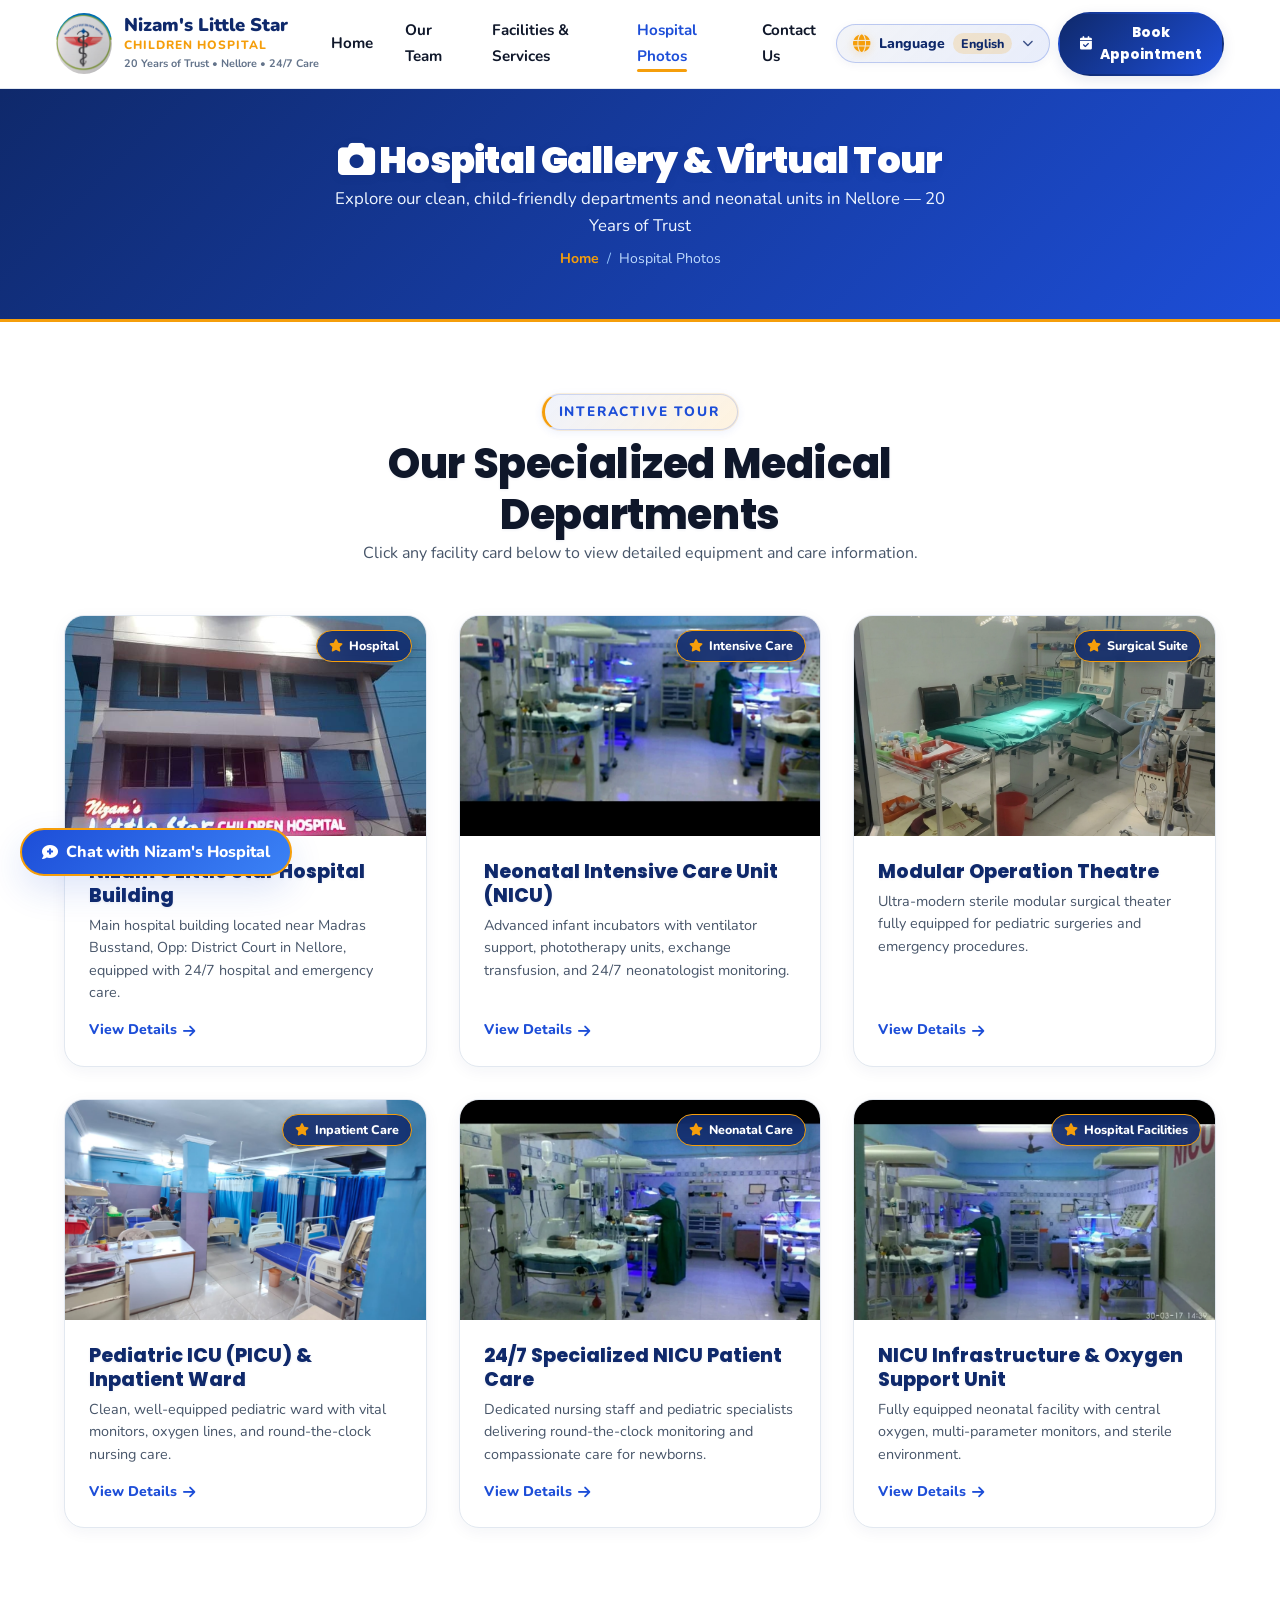
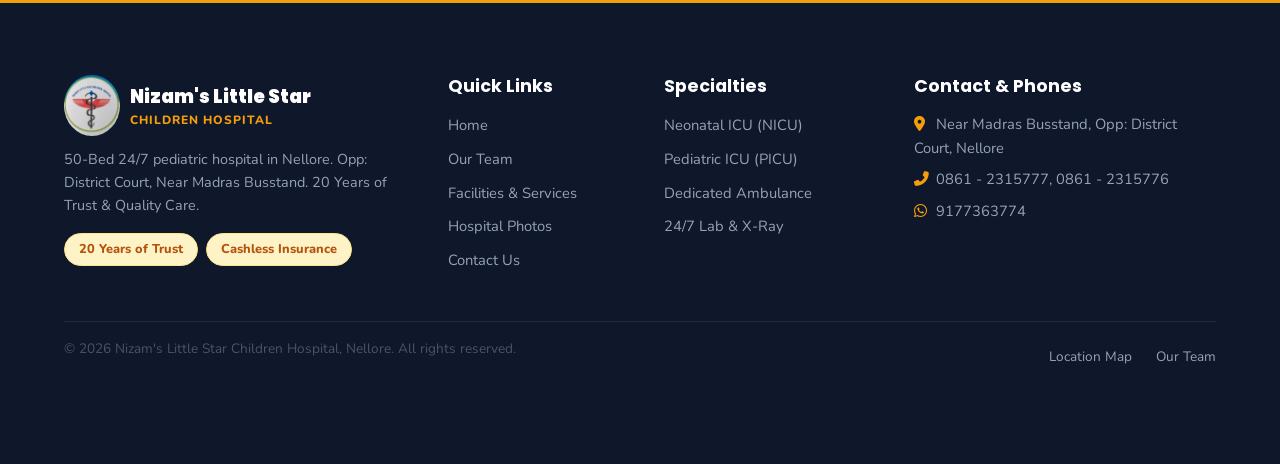
<file: virtual-tour.html>
<!DOCTYPE html>
<html lang="en">
<head>
  <meta charset="UTF-8">
  <meta name="viewport" content="width=device-width, initial-scale=1.0">
  <title>Hospital Photos & Virtual Tour | Nizam's Little Star Children Hospital, Nellore</title>
  <meta name="description" content="View real photos of Nizam's Little Star Children Hospital in Nellore: 20 Years of Trust & Quality Care, NICU, PICU, Ambulance, 50 beds, and advanced facilities.">
  <link rel="preconnect" href="https://fonts.googleapis.com">
  <link rel="preconnect" href="https://fonts.gstatic.com" crossorigin>
  <link href="https://fonts.googleapis.com/css2?family=Nunito:wght@400;600;700;800;900&family=Poppins:wght@500;600;700;800;900&display=swap" rel="stylesheet">
  <link rel="stylesheet" href="https://cdnjs.cloudflare.com/ajax/libs/font-awesome/6.5.0/css/all.min.css">
  <link rel="stylesheet" href="css/variables.css">
  <link rel="stylesheet" href="css/base.css">
  <link rel="stylesheet" href="css/components.css">
  <link rel="stylesheet" href="css/animations.css">
  <link rel="stylesheet" href="css/pages/tour.css">
</head>
<body>
  <a href="#main-content" class="sr-only sr-only-focusable">Skip to main content</a>



  <!-- Main Navigation -->
  <nav class="nav" id="main-nav" role="navigation" aria-label="Main navigation">
    <div class="container nav-inner">
      <a href="index.html" class="nav-logo">
        <img src="assets/hospital-logo.png" alt="Nizam Hospital Logo" width="56" height="56" style="border-radius:50%;object-fit:cover;">
        <div>
          <div class="notranslate" translate="no" style="font-size:1.15rem;font-weight:900;color:#0F296B;line-height:1.1;">Nizam's Little Star</div>
          <div class="notranslate" translate="no" style="font-size:0.75rem;font-weight:800;color:#F59E0B;letter-spacing:1px;">CHILDREN HOSPITAL</div>
          <div style="font-size:0.68rem;font-weight:700;color:#64748B;"><span class="notranslate" translate="no">20 Years of Trust</span> • <span class="notranslate" translate="no">Nellore</span> • 24/7 Care</div>
        </div>
      </a>
      <ul class="nav-links" id="nav-links">
        <li><a href="index.html">Home</a></li>
        <li><a href="doctors.html">Our Team</a></li>
        <li><a href="resources.html">Facilities &amp; Services</a></li>
        <li><a href="virtual-tour.html" class="active">Hospital Photos</a></li>
        <li><a href="contact.html">Contact Us</a></li>
      </ul>
      <div class="nav-actions">
        <div class="lang-select-dropdown" id="lang-select-dropdown">
          <button class="lang-toggle-btn" id="lang-toggle-btn" aria-label="Select Language">
            <i class="fas fa-globe"></i>
            <span>Language</span>
            <i class="fas fa-chevron-down" style="font-size:0.75rem;margin-left:4px;"></i>
          </button>
          <div class="lang-menu" id="lang-menu"></div>
        </div>
        <a href="contact.html" class="btn btn-primary btn-sm"><i class="fas fa-calendar-check"></i> Book Appointment</a>
        <button class="hamburger" id="hamburger-btn" aria-label="Open menu" aria-expanded="false">
          <span></span><span></span><span></span>
        </button>
      </div>
    </div>
  </nav>

  <!-- Mobile Drawer -->
  <div class="mobile-drawer" id="mobile-drawer" role="dialog" aria-modal="true" aria-label="Navigation menu">
    <button class="drawer-close" id="drawer-close" aria-label="Close menu">×</button>
    <ul>
      <li><a href="index.html">Home</a></li>
      <li><a href="doctors.html">Our Team</a></li>
      <li><a href="resources.html">Facilities &amp; Services</a></li>
      <li><a href="virtual-tour.html">Hospital Photos</a></li>
      <li><a href="contact.html">Contact Us</a></li>
      <li><a href="tel:08612315776" class="btn btn-primary"><i class="fas fa-phone-alt"></i> Call Hospital</a></li>
    </ul>
  
    <div class="mobile-lang-section">
      <h4><i class="fas fa-globe"></i> Select Language (భాషను ఎంచుకోండి)</h4>
      <div class="mobile-lang-grid" id="mobile-lang-grid"></div>
    </div>
  </div>

  <main id="main-content">
    <section class="page-hero">
      <div class="container">
        <h1><i class="fas fa-camera"></i> Hospital Gallery &amp; Virtual Tour</h1>
        <p>Explore our clean, child-friendly departments and neonatal units in Nellore — 20 Years of Trust</p>
        <nav aria-label="Breadcrumb">
          <ol class="breadcrumb">
            <li><a href="index.html">Home</a></li>
            <li>Hospital Photos</li>
          </ol>
        </nav>
      </div>
    </section>

    <!-- Modern Facility Cards Section -->
    <section class="section" style="background:#FFFFFF;">
      <div class="container">
        <div class="section-header reveal">
          <div class="section-eyebrow">Interactive Tour</div>
          <h2>Our Specialized Medical Departments</h2>
          <p>Click any facility card below to view detailed equipment and care information.</p>
        </div>

        <div class="tour-grid" id="tour-grid" aria-label="Hospital facilities gallery"></div>
      </div>
    </section>

    <!-- Lightbox Modal -->
    <div class="lightbox-overlay" id="lightbox-overlay" role="dialog" aria-modal="true" aria-label="Room details" hidden>
      <button class="lightbox-close" id="lightbox-close" aria-label="Close lightbox">×</button>
      <button class="lightbox-nav lightbox-prev" id="lightbox-prev" aria-label="Previous department"><i class="fas fa-chevron-left"></i></button>
      <div class="lightbox-content">
        <div class="lightbox-img-wrap" id="lightbox-room-display"></div>
        <div class="lightbox-caption">
          <h3 id="lightbox-room-name" style="color:#0F296B;margin-bottom:6px;">Department Title</h3>
          <p id="lightbox-room-desc" style="color:#475569;margin-bottom:var(--space-md);">Department Description</p>
          <a href="contact.html" class="btn btn-primary btn-sm"><i class="fas fa-phone-alt"></i> Contact Hospital</a>
        </div>
      </div>
      <button class="lightbox-nav lightbox-next" id="lightbox-next" aria-label="Next department"><i class="fas fa-chevron-right"></i></button>
    </div>
  </main>

  <!-- Footer -->
  <footer class="footer" role="contentinfo">
    <div class="container">
      <div class="footer-grid">
        <div class="footer-brand">
          <div style="display:flex;align-items:center;gap:10px;margin-bottom:12px;">
            <img src="assets/hospital-logo.png" alt="Nizam Hospital Logo" width="56" height="56" style="border-radius:50%;object-fit:cover;">
            <div>
              <div class="notranslate" translate="no" style="font-family:'Poppins',sans-serif;font-size:1.15rem;font-weight:900;color:#FFFFFF;">Nizam's Little Star</div>
              <div style="font-size:0.75rem;color:#F59E0B;font-weight:800;letter-spacing:1px;">CHILDREN HOSPITAL</div>
            </div>
          </div>
          <p style="font-size:0.9rem;color:#94A3B8;">
            50-Bed 24/7 pediatric hospital in Nellore. Opp: District Court, Near Madras Busstand. 20 Years of Trust &amp; Quality Care.
          </p>
          <div class="footer-badges">
            <span class="badge badge-yellow">20 Years of Trust</span>
            <span class="badge badge-yellow">Cashless Insurance</span>
          </div>
        </div>
        <div class="footer-links">
          <h4>Quick Links</h4>
          <ul>
            <li><a href="index.html">Home</a></li>
            <li><a href="doctors.html">Our Team</a></li>
            <li><a href="resources.html">Facilities &amp; Services</a></li>
            <li><a href="virtual-tour.html">Hospital Photos</a></li>
            <li><a href="contact.html">Contact Us</a></li>
          </ul>
        </div>
        <div class="footer-links">
          <h4>Specialties</h4>
          <ul>
            <li><a href="resources.html#nicu">Neonatal ICU (<span class="notranslate" translate="no">NICU</span>)</a></li>
            <li><a href="resources.html#picu">Pediatric ICU (<span class="notranslate" translate="no">PICU</span>)</a></li>
            <li><a href="resources.html">Dedicated Ambulance</a></li>
            <li><a href="resources.html">24/7 Lab &amp; X-Ray</a></li>
          </ul>
        </div>
        <div class="footer-contact">
          <h4>Contact &amp; Phones</h4>
          <address>
            <p><i class="fas fa-map-marker-alt"></i> <span class="notranslate" translate="no">Near Madras Busstand, Opp: District Court, Nellore</span></p>
            <p><i class="fas fa-phone-alt"></i> 0861 - 2315777, 0861 - 2315776</p>
            <p><i class="fab fa-whatsapp"></i> 9177363774</p>
          </address>
        </div>
      </div>
      <div class="footer-bottom">
        <p>© 2026 Nizam's Little Star Children Hospital, Nellore. All rights reserved.</p>
        <div class="footer-bottom-links">
          <a href="contact.html">Location Map</a>
          <a href="doctors.html">Our Team</a>
        </div>
      </div>
    </div>
  </footer>

  <!-- Nizam's Hospital Chatbot -->
  <div class="chat-widget" id="chat-widget">
    <button class="chat-toggle-btn" id="chat-toggle-btn" aria-label="Open chat with Nizam's Hospital">
      <i class="fas fa-comment-medical" id="chat-icon"></i>
      <span class="chat-label">Chat with Nizam's Hospital</span>
    </button>
    <div class="chat-panel" id="chat-panel" role="dialog" aria-label="Chat with Nizam's Hospital" hidden>
      <div class="chat-header">
        <div class="chat-avatar">★</div>
        <div>
          <strong>Nizam's Hospital</strong>
          <small style="color:#EFF6FF;display:block;">Virtual Assistant</small>
        </div>
        <button class="chat-close" id="chat-close" aria-label="Close chat">×</button>
      </div>
      <div class="chat-messages" id="chat-messages" aria-live="polite"></div>
      <div class="chat-input-area">
        <input type="text" id="chat-input" placeholder="Type your message..." aria-label="Chat message">
        <button id="chat-send" aria-label="Send message"><i class="fas fa-paper-plane"></i></button>
      </div>
    </div>
  </div>

  <button class="back-to-top" id="back-to-top" aria-label="Back to top"><i class="fas fa-chevron-up"></i></button>

  <script src="js/main.js"></script>
  <script src="js/tour.js"></script>
  <script src="js/chatbot.js"></script>
  <div id="google_translate_element" style="display:none;"></div>
  <script src="js/language.js"></script>
</body>
</html>
</file>
<file: css/variables.css>
/* ==========================================================================
   NIJAM'S HOSPITAL — Design Token System (variables.css)
   Premium UI Edition · Gold + Navy Palette
   ========================================================================== */

:root {

  /* ── Brand Core ──────────────────────────────────────────────────────── */
  --primary-blue:        #1D4ED8;   /* CTA blue              */
  --primary-blue-dark:   #0F296B;   /* Deep navy              */
  --primary-blue-light:  #EFF6FF;   /* Tint wash              */
  --primary-blue-mid:    #2563EB;   /* Mid-range interactive  */
  --primary-blue-border: #BFDBFE;   /* Subtle ring            */

  --accent-yellow:       #F59E0B;   /* Gold / accent          */
  --accent-yellow-light: #FEF3C7;   /* Gold wash              */
  --accent-yellow-dark:  #B45309;   /* Deep amber             */
  --accent-yellow-hover: #D97706;   /* Hover amber            */

  /* ── Neutrals & Surfaces ─────────────────────────────────────────────── */
  --bg-page:      #F8FAFC;
  --bg-card:      #FFFFFF;
  --bg-secondary: #F1F5F9;
  --text-main:    #0F172A;
  --text-muted:   #475569;
  --text-light:   #94A3B8;
  --border-color: #E2E8F0;
  --white:        #FFFFFF;

  /* ── Typography ──────────────────────────────────────────────────────── */
  --font-heading: 'Poppins', -apple-system, BlinkMacSystemFont, 'Segoe UI', Roboto, sans-serif;
  --font-body:    'Nunito',  -apple-system, BlinkMacSystemFont, 'Segoe UI', Roboto, sans-serif;

  /* ── Spacing Scale ───────────────────────────────────────────────────── */
  --space-xs:  0.25rem;
  --space-sm:  0.5rem;
  --space-md:  1rem;
  --space-lg:  1.5rem;
  --space-xl:  2rem;
  --space-2xl: 3rem;
  --space-3xl: 4.5rem;

  /* ── Border Radii ────────────────────────────────────────────────────── */
  --radius-sm:   8px;
  --radius-md:   14px;
  --radius-lg:   20px;
  --radius-xl:   28px;
  --radius-full: 9999px;

  /* ── Classic Shadows (preserved + deepened) ──────────────────────────── */
  --shadow-sm: 0 2px 8px  rgba(15,  41, 107, 0.07);
  --shadow-md: 0 6px 20px rgba(29,  78, 216, 0.10);
  --shadow-lg: 0 14px 35px rgba(29, 78, 216, 0.14);
  --shadow-xl: 0 20px 45px rgba(15,  23,  42, 0.15);

  /* ── Glow Shadows (new) ──────────────────────────────────────────────── */
  /* Vivid blue halo — perfect for focused buttons & cards */
  --shadow-glow-blue:
    0 0 0   1px  rgba(29, 78, 216, 0.08),
    0 4px  16px  rgba(29, 78, 216, 0.25),
    0 12px 32px  rgba(29, 78, 216, 0.18);

  /* Warm gold halo — for accent badges, CTA rings, stat numbers */
  --shadow-glow-gold:
    0 0 0   1px  rgba(245, 158, 11, 0.10),
    0 4px  16px  rgba(245, 158, 11, 0.30),
    0 12px 32px  rgba(245, 158, 11, 0.20);

  /* Deep combined glow — for hero cards and featured sections */
  --shadow-glow-lg:
    0 0  0   1px  rgba(15,  41, 107, 0.06),
    0 8px 24px    rgba(29,  78, 216, 0.20),
    0 20px 60px   rgba(15,  41, 107, 0.22),
    0 0  40px     rgba(245, 158, 11, 0.08);

  /* ── Multi-Layer Gradients (new) ─────────────────────────────────────── */
  /* Hero background — rich navy-to-blue sweep with a gold radial warmth   */
  --gradient-hero:
    radial-gradient(ellipse 80% 60% at 70% 40%, rgba(245,158,11,0.12) 0%, transparent 60%),
    radial-gradient(ellipse 60% 80% at 10% 80%, rgba(29,78,216,0.20)  0%, transparent 55%),
    linear-gradient(135deg, #0F296B 0%, #1D4ED8 55%, #2563EB 100%);

  /* Gold shimmer — for badges, stat bar fills, dividers */
  --gradient-gold:
    linear-gradient(90deg,
      #B45309 0%,
      #F59E0B 35%,
      #FDE68A 60%,
      #F59E0B 80%,
      #B45309 100%);

  /* Glass surface — frosted blue-tinted panel */
  --gradient-glass:
    linear-gradient(
      135deg,
      rgba(255, 255, 255, 0.22) 0%,
      rgba(255, 255, 255, 0.08) 100%
    );

  /* Navy depth — section/footer backgrounds */
  --gradient-navy:
    linear-gradient(160deg,
      #0F296B 0%,
      #1a3580 40%,
      #1D4ED8 100%);

  /* ── Glassmorphism Tokens (new) ──────────────────────────────────────── */
  --glass-bg:     rgba(255, 255, 255, 0.14);
  --glass-border: rgba(255, 255, 255, 0.28);

  /* ── Shimmer Token (new) ─────────────────────────────────────────────── */
  /* The bright sweep used in the shimmer-btn / shimmer animations          */
  --shimmer-color:
    linear-gradient(
      105deg,
      transparent    30%,
      rgba(255,255,255,0.55) 50%,
      transparent    70%
    );

  /* ── Transitions ─────────────────────────────────────────────────────── */
  /* Preserved originals */
  --transition-fast:   0.2s ease;
  --transition-normal: 0.3s cubic-bezier(0.25, 0.8, 0.25, 1);

  /* New premium curves */

  /* Spring — snappy overshoot, great for cards lifting on hover */
  --transition-spring: 0.5s cubic-bezier(0.34, 1.56, 0.64, 1);

  /* Bounce — playful drop / scale-in, use for modals & badges */
  --transition-bounce: 0.6s cubic-bezier(0.68, -0.55, 0.265, 1.55);

}
</file>
<file: css/base.css>
/* ==========================================================================
   BASE — Premium Rich Edition
   Brand: Navy Blue (#0F296B / #1D4ED8) + Gold (#F59E0B)
   ========================================================================== */

/* --------------------------------------------------------------------------
   1. CUSTOM SCROLLBAR — thin, blue/gold gradient
   -------------------------------------------------------------------------- */
::-webkit-scrollbar { width: 7px; height: 7px; }
::-webkit-scrollbar-track { background: #F1F5F9; }
::-webkit-scrollbar-thumb {
  background: linear-gradient(180deg, #1D4ED8 0%, #F59E0B 100%);
  border-radius: 99px;
}
::-webkit-scrollbar-thumb:hover {
  background: linear-gradient(180deg, #0F296B 0%, #D97706 100%);
}
/* Firefox */
html { scrollbar-width: thin; scrollbar-color: #1D4ED8 #F1F5F9; }

/* --------------------------------------------------------------------------
   2. RESET & BOX MODEL
   -------------------------------------------------------------------------- */
*, *::before, *::after {
  box-sizing: border-box;
  margin: 0;
  padding: 0;
}

/* --------------------------------------------------------------------------
   3. ROOT
   -------------------------------------------------------------------------- */
html {
  font-size: 16px;
  scroll-behavior: smooth;
}

/* --------------------------------------------------------------------------
   4. BODY
   -------------------------------------------------------------------------- */
body {
  font-family: var(--font-body);
  color: var(--text-main);
  background-color: var(--bg-page);
  line-height: 1.6;
  overflow-x: hidden;
  -webkit-font-smoothing: antialiased;
}

/* --------------------------------------------------------------------------
   5. FOCUS RING
   -------------------------------------------------------------------------- */
:focus-visible {
  outline: 3px solid var(--primary-blue);
  outline-offset: 2px;
}

/* --------------------------------------------------------------------------
   6. ACCESSIBILITY HELPERS
   -------------------------------------------------------------------------- */
.sr-only {
  position: absolute;
  width: 1px;
  height: 1px;
  padding: 0;
  margin: -1px;
  overflow: hidden;
  clip: rect(0, 0, 0, 0);
  white-space: nowrap;
  border: 0;
}

.sr-only-focusable:focus {
  position: fixed;
  top: 10px;
  left: 10px;
  padding: 12px 20px;
  background: var(--primary-blue);
  color: #FFFFFF;
  z-index: 99999;
  border-radius: var(--radius-sm);
  clip: auto;
  width: auto;
  height: auto;
}

/* --------------------------------------------------------------------------
   7. TYPOGRAPHY — bigger, bolder, premium depth
   -------------------------------------------------------------------------- */
h1, h2, h3, h4, h5, h6 {
  font-family: var(--font-heading);
  font-weight: 700;
  color: var(--text-main);
  line-height: 1.25;
  /* Subtle depth shadow */
  text-shadow: 0 1px 3px rgba(15, 41, 107, 0.07);
}

h1 {
  font-size: clamp(2.1rem, 5.5vw, 3.4rem);
  font-weight: 900;
  letter-spacing: -0.02em;
  text-shadow: 0 2px 10px rgba(15, 41, 107, 0.12);
}
h2 {
  font-size: clamp(1.7rem, 3.8vw, 2.6rem);
  font-weight: 800;
  letter-spacing: -0.01em;
}
h3 { font-size: clamp(1.25rem, 2.6vw, 1.6rem); font-weight: 700; }
h4 { font-size: 1.15rem; font-weight: 700; }

p {
  margin-bottom: 1rem;
  color: var(--text-muted);
}

a {
  color: var(--primary-blue);
  text-decoration: none;
  transition: color var(--transition-fast);
}

a:hover {
  color: var(--primary-blue-dark);
}

ul, ol { list-style: none; }

img, svg {
  max-width: 100%;
  height: auto;
  display: block;
}

button, input, select, textarea {
  font-family: inherit;
  font-size: inherit;
}

/* --------------------------------------------------------------------------
   8. LAYOUT HELPERS
   -------------------------------------------------------------------------- */
.container {
  width: 100%;
  max-width: 1200px;
  margin: 0 auto;
  padding: 0 var(--space-lg);
}

.section {
  padding: var(--space-3xl) 0;
}

/* --------------------------------------------------------------------------
   9. SECTION HEADER
   -------------------------------------------------------------------------- */
.section-header {
  text-align: center;
  max-width: 720px;
  margin: 0 auto var(--space-2xl) auto;
}

/* --------------------------------------------------------------------------
   10. SHIMMER KEYFRAME (shared)
   -------------------------------------------------------------------------- */
@keyframes premium-shimmer {
  0%   { background-position: -200% center; }
  100% { background-position: 200% center; }
}

/* --------------------------------------------------------------------------
   11. SECTION EYEBROW — gradient pill + gold left-accent bar + shimmer
   -------------------------------------------------------------------------- */
.section-eyebrow {
  display: inline-flex;
  align-items: center;
  gap: 6px;
  font-size: 0.85rem;
  font-weight: 800;
  text-transform: uppercase;
  letter-spacing: 1.8px;
  color: var(--primary-blue);

  /* Multi-layer gradient background */
  background: linear-gradient(
    135deg,
    rgba(29, 78, 216, 0.07) 0%,
    rgba(245, 158, 11, 0.12) 50%,
    rgba(29, 78, 216, 0.07) 100%
  );
  background-size: 200% auto;
  animation: premium-shimmer 3.5s linear infinite;

  /* Gold left accent bar via border-left */
  border: 1px solid rgba(29, 78, 216, 0.18);
  border-left: 3px solid #F59E0B;

  padding: 6px 18px 6px 14px;
  border-radius: var(--radius-full);
  margin-bottom: var(--space-sm);
  box-shadow:
    0 0 0 1px rgba(245, 158, 11, 0.14),
    0 2px 10px rgba(29, 78, 216, 0.09);
  position: relative;
  overflow: hidden;
}

/* --------------------------------------------------------------------------
   12. TEXT GRADIENT — navy → blue → gold → blue → navy sweep
   -------------------------------------------------------------------------- */
.text-gradient {
  background: linear-gradient(
    120deg,
    #0F296B 0%,
    #1D4ED8 25%,
    #F59E0B 55%,
    #1D4ED8 78%,
    #0F296B 100%
  );
  background-size: 200% auto;
  -webkit-background-clip: text;
  -webkit-text-fill-color: transparent;
  background-clip: text;
  animation: premium-shimmer 5s linear infinite;
}

/* --------------------------------------------------------------------------
   13. UTILITY
   -------------------------------------------------------------------------- */
.text-center {
  text-align: center;
}
</file>
<file: css/components.css>
/* Components - Blue, White, and Yellow Theme */

/* Emergency Top Bar */
.emergency-bar {
  background: linear-gradient(90deg, #0F296B 0%, #1D4ED8 100%);
  color: #FFFFFF;
  font-size: 0.88rem;
  padding: 8px 0;
  position: relative;
  z-index: 1000;
  border-bottom: none;
  box-shadow: 0 2px 10px rgba(15, 41, 107, 0.15);
}

.emergency-bar-inner {
  display: flex;
  align-items: center;
  justify-content: space-between;
  gap: 12px;
  flex-wrap: wrap;
}

.emergency-bar-buttons {
  display: flex;
  align-items: center;
  gap: 10px;
}

.emergency-bar span {
  display: flex;
  align-items: center;
  gap: 8px;
  font-weight: 700;
}

.emergency-bar span i {
  color: var(--accent-yellow);
}

.emergency-close {
  background: none;
  border: none;
  color: #FFFFFF;
  font-size: 1.4rem;
  cursor: pointer;
  line-height: 1;
  padding: 0 6px;
  opacity: 0.85;
}
.emergency-close:hover { opacity: 1; color: var(--accent-yellow); }

/* Navigation */
.nav {
  position: sticky;
  top: 0;
  left: 0;
  right: 0;
  background: rgba(255, 255, 255, 0.98);
  backdrop-filter: blur(10px);
  z-index: 999;
  border-bottom: 1px solid var(--border-color);
  transition: all var(--transition-normal);
}

.nav-scrolled {
  box-shadow: 0 4px 20px rgba(15, 41, 107, 0.08);
  background: #FFFFFF;
}

.nav-inner {
  display: flex;
  align-items: center;
  justify-content: space-between;
  padding: 12px var(--space-md);
  gap: 12px;
}

.nav-logo {
  display: flex;
  align-items: center;
  gap: 12px;
  text-decoration: none;
  flex-shrink: 0;
}

.nav-links {
  display: flex;
  align-items: center;
  gap: var(--space-xl);
}

.nav-links a {
  font-weight: 700;
  font-size: 0.95rem;
  color: var(--text-main);
  position: relative;
  padding: 6px 0;
  transition: color var(--transition-fast);
}

.nav-links a::after {
  content: '';
  position: absolute;
  bottom: 0;
  left: 0;
  width: 0%;
  height: 3px;
  background: var(--accent-yellow);
  border-radius: var(--radius-full);
  transition: width var(--transition-normal);
}

.nav-links a:hover, .nav-links a.active {
  color: var(--primary-blue);
}
.nav-links a:hover::after, .nav-links a.active::after {
  width: 100%;
}

.nav-actions {
  display: flex;
  align-items: center;
  gap: var(--space-sm);
}

/* Hamburger Button */
.hamburger {
  display: none;
  flex-direction: column;
  justify-content: space-around;
  width: 44px;
  height: 44px;
  background: var(--primary-blue-light);
  border: 1.5px solid var(--primary-blue-border);
  border-radius: 8px;
  cursor: pointer;
  padding: 10px 8px;
  z-index: 10001;
}

.hamburger span {
  width: 100%;
  height: 3px;
  background: var(--primary-blue);
  border-radius: 3px;
  transition: all var(--transition-normal);
}

.hamburger.open span:nth-child(1) { transform: rotate(45deg) translate(5px, 5px); }
.hamburger.open span:nth-child(2) { opacity: 0; }
.hamburger.open span:nth-child(3) { transform: rotate(-45deg) translate(6px, -6px); }

/* Mobile Drawer Overlay */
.mobile-overlay {
  position: fixed;
  inset: 0;
  background: rgba(15, 23, 42, 0.6);
  backdrop-filter: blur(4px);
  z-index: 9999;
  opacity: 0;
  visibility: hidden;
  transition: all 0.3s ease;
}

.mobile-overlay.open {
  opacity: 1;
  visibility: visible;
}

/* Mobile Drawer */
.mobile-drawer {
  position: fixed;
  top: 0;
  right: -100%;
  width: 85%;
  max-width: 320px;
  height: 100vh;
  background: #FFFFFF;
  box-shadow: -8px 0 30px rgba(0, 0, 0, 0.2);
  z-index: 10000;
  padding: 70px 20px 30px 20px;
  display: flex;
  flex-direction: column;
  overflow-y: auto;
  transition: right 0.35s cubic-bezier(0.16, 1, 0.3, 1);
}

.mobile-drawer.open {
  right: 0;
}

.drawer-close {
  position: absolute;
  top: 16px;
  right: 16px;
  width: 38px;
  height: 38px;
  border-radius: 50%;
  background: var(--primary-blue-light);
  color: var(--primary-blue);
  border: none;
  font-size: 1.6rem;
  cursor: pointer;
  display: flex;
  align-items: center;
  justify-content: center;
}

.mobile-drawer ul {
  display: flex;
  flex-direction: column;
  gap: 12px;
}

.mobile-drawer ul li a {
  font-size: 1.05rem;
  font-weight: 800;
  color: var(--text-main);
  display: block;
  padding: 12px 16px;
  border-radius: 12px;
  background: #F8FAFC;
  border: 1px solid #E2E8F0;
  transition: all var(--transition-fast);
}

.mobile-drawer ul li a:hover,
.mobile-drawer ul li a.active {
  background: var(--primary-blue-light);
  color: var(--primary-blue);
  border-color: var(--primary-blue);
}

.mobile-drawer ul li a.btn {
  text-align: center;
  color: #fff;
}

/* Sticky Mobile Bottom Bar */
.mobile-bottom-bar {
  display: none;
  position: fixed;
  bottom: 0;
  left: 0;
  right: 0;
  background: #FFFFFF;
  box-shadow: 0 -4px 20px rgba(15, 41, 107, 0.12);
  border-top: 2px solid var(--accent-yellow);
  z-index: 990;
  padding: 8px 12px;
  align-items: center;
  justify-content: space-between;
  gap: 8px;
}

.mobile-bottom-bar a {
  flex: 1;
  display: inline-flex;
  flex-direction: column;
  align-items: center;
  justify-content: center;
  padding: 8px 4px;
  border-radius: 8px;
  font-size: 0.76rem;
  font-weight: 800;
  text-decoration: none;
  line-height: 1.2;
}

.mobile-bottom-bar a i {
  font-size: 1.2rem;
  margin-bottom: 2px;
}

.mobile-bar-call {
  background: var(--primary-blue-dark);
  color: #FFFFFF !important;
}

.mobile-bar-whatsapp {
  background: #0B6477;
  color: #FFFFFF !important;
}

.mobile-bar-book {
  background: var(--accent-yellow);
  color: #0F172A !important;
}

/* Buttons (Blue, White, Yellow) */
/* Buttons (Blue, White, Yellow - Rich Edition) */
.btn {
  display: inline-flex;
  align-items: center;
  justify-content: center;
  gap: 8px;
  font-family: var(--font-heading);
  font-weight: 800;
  font-size: 0.95rem;
  padding: 12px 26px;
  border-radius: var(--radius-full);
  border: 2px solid transparent;
  cursor: pointer;
  transition: all 0.25s cubic-bezier(0.4, 0, 0.2, 1);
  text-align: center;
  box-shadow: 0 4px 14px rgba(15, 41, 107, 0.1);
  text-decoration: none;
  position: relative;
  overflow: hidden;
}

.btn::after {
  content: '';
  position: absolute;
  top: 0;
  left: -100%;
  width: 50%;
  height: 100%;
  background: linear-gradient(90deg, transparent, rgba(255, 255, 255, 0.35), transparent);
  transform: skewX(-20deg);
  transition: left 0.6s ease;
}

.btn:hover::after {
  left: 150%;
}

.btn:hover {
  transform: translateY(-2.5px);
  box-shadow: 0 8px 24px rgba(29, 78, 216, 0.2);
}

.btn-primary {
  background: linear-gradient(135deg, #0F296B 0%, #1D4ED8 100%);
  color: #FFFFFF !important;
}
.btn-primary:hover {
  background: linear-gradient(135deg, #1D4ED8 0%, #2563EB 100%);
  box-shadow: 0 8px 25px rgba(29, 78, 216, 0.35);
}

.btn-yellow {
  background: linear-gradient(135deg, #F59E0B 0%, #D97706 100%);
  color: #FFFFFF !important;
  font-weight: 800;
}
.btn-yellow:hover {
  background: linear-gradient(135deg, #D97706 0%, #B45309 100%);
  color: #FFFFFF !important;
  box-shadow: 0 8px 25px rgba(245, 158, 11, 0.4);
}

.btn-outline {
  background: rgba(255, 255, 255, 0.8);
  backdrop-filter: blur(8px);
  border-color: var(--primary-blue);
  color: var(--primary-blue) !important;
}
.btn-outline:hover {
  background: var(--primary-blue);
  color: #FFFFFF !important;
  box-shadow: 0 6px 20px rgba(29, 78, 216, 0.25);
}

.btn-outline-white {
  background: transparent;
  border-color: #FFFFFF;
  color: #FFFFFF !important;
}
.btn-outline-white:hover {
  background: #FFFFFF;
  color: var(--primary-blue) !important;
  box-shadow: 0 6px 20px rgba(255, 255, 255, 0.3);
}

.btn-white {
  background: #FFFFFF;
  color: var(--primary-blue) !important;
  font-weight: 800;
}
.btn-white:hover {
  background: var(--accent-yellow-light);
  color: var(--primary-blue-dark) !important;
  box-shadow: 0 6px 20px rgba(255, 255, 255, 0.4);
}

.btn-emergency {
  background: linear-gradient(135deg, #F59E0B 0%, #D97706 100%);
  color: #FFFFFF !important;
  font-weight: 800;
}
.btn-emergency:hover {
  background: linear-gradient(135deg, #D97706 0%, #B45309 100%);
  color: #FFFFFF !important;
  box-shadow: 0 6px 20px rgba(245, 158, 11, 0.4);
}

.btn-whatsapp {
  background: linear-gradient(135deg, #0B6477 0%, #084C5B 100%);
  color: #FFFFFF !important;
}
.btn-whatsapp:hover {
  background: linear-gradient(135deg, #084C5B 0%, #053540 100%);
  box-shadow: 0 6px 20px rgba(11, 100, 119, 0.35);
}

.btn-sm { padding: 8px 20px; font-size: 0.85rem; }
.btn-lg { padding: 14px 30px; font-size: 1.05rem; }

/* Badges (Blue, White, Yellow) */
.badge {
  display: inline-flex;
  align-items: center;
  gap: 6px;
  padding: 5px 14px;
  border-radius: var(--radius-full);
  font-size: 0.8rem;
  font-weight: 800;
}
.badge-primary {
  background: var(--primary-blue-light);
  color: var(--primary-blue);
  border: 1px solid var(--primary-blue-border);
}
.badge-yellow {
  background: var(--accent-yellow-light);
  color: var(--accent-yellow-dark);
  border: 1px solid #FDE68A;
}

/* Forms */
.form-group {
  margin-bottom: var(--space-md);
  display: flex;
  flex-direction: column;
  gap: 6px;
}
.form-group label {
  font-weight: 700;
  font-size: 0.9rem;
  color: var(--text-main);
}
.form-group input, .form-group select, .form-group textarea {
  width: 100%;
  padding: 12px 16px;
  border: 1.5px solid var(--border-color);
  border-radius: var(--radius-md);
  background: #FFFFFF;
  color: var(--text-main);
  font-size: 16px;
  box-sizing: border-box;
}
.form-group input:focus, .form-group select:focus, .form-group textarea:focus {
  border-color: var(--primary-blue);
  outline: none;
  box-shadow: 0 0 0 3px rgba(29, 78, 216, 0.15);
}
.form-row { display: grid; grid-template-columns: 1fr 1fr; gap: var(--space-md); }
.form-checkbox { flex-direction: row; align-items: flex-start; gap: 10px; }
.form-checkbox input { width: 20px; height: 20px; margin-top: 2px; cursor: pointer; }
.form-success {
  background: var(--primary-blue-light);
  color: var(--primary-blue-dark);
  border: 1.5px solid var(--primary-blue-border);
  padding: 16px;
  border-radius: var(--radius-md);
  margin-top: 16px;
  font-weight: 700;
  display: flex;
  align-items: center;
  gap: 10px;
}

/* Modal */
.modal {
  position: fixed;
  inset: 0;
  display: flex;
  align-items: center;
  justify-content: center;
  z-index: 10000;
  padding: 16px;
}
.modal[hidden] { display: none; }
.modal-overlay { position: absolute; inset: 0; background: rgba(15, 23, 42, 0.65); backdrop-filter: blur(4px); }
.modal-content {
  position: relative;
  background: #FFFFFF;
  padding: var(--space-2xl);
  border-radius: var(--radius-xl);
  max-width: 500px;
  width: 100%;
  text-align: center;
  box-shadow: var(--shadow-xl);
  z-index: 1;
  border: 2px solid var(--accent-yellow);
}
.modal-close {
  position: absolute;
  top: 16px;
  right: 18px;
  font-size: 1.8rem;
  background: none;
  border: none;
  cursor: pointer;
  color: var(--text-muted);
}
.modal-icon { font-size: 3.2rem; color: var(--accent-yellow); margin-bottom: var(--space-sm); }
.modal-note { font-size: 0.88rem; color: var(--text-muted); margin: var(--space-md) 0; }

/* Back to Top */
.back-to-top {
  position: fixed;
  bottom: 24px;
  right: 24px;
  width: 48px;
  height: 48px;
  background: var(--primary-blue);
  color: #FFFFFF;
  border: 2px solid var(--accent-yellow);
  border-radius: 50%;
  display: flex;
  align-items: center;
  justify-content: center;
  font-size: 1.15rem;
  cursor: pointer;
  box-shadow: var(--shadow-md);
  opacity: 0;
  visibility: hidden;
  transition: all var(--transition-normal);
  z-index: 980;
}
.back-to-top.visible { opacity: 1; visibility: visible; }

/* Chat Widget (Stella) */
.chat-widget {
  position: fixed;
  bottom: 24px;
  left: 20px;
  z-index: 995;
}
.chat-toggle-btn {
  display: flex;
  align-items: center;
  gap: 8px;
  background: linear-gradient(135deg, var(--primary-blue) 0%, #3B82F6 100%);
  color: #FFFFFF;
  border: 2px solid var(--accent-yellow);
  padding: 11px 20px;
  border-radius: var(--radius-full);
  font-weight: 800;
  cursor: pointer;
  box-shadow: var(--shadow-lg);
}
.chat-panel {
  position: absolute;
  bottom: 60px;
  left: 0;
  width: 325px;
  height: 420px;
  background: #FFFFFF;
  border-radius: var(--radius-lg);
  box-shadow: var(--shadow-xl);
  display: flex;
  flex-direction: column;
  overflow: hidden;
  border: 2px solid var(--primary-blue-border);
}
.chat-panel[hidden] { display: none; }
.chat-header {
  background: var(--primary-blue);
  color: #FFFFFF;
  padding: 12px 14px;
  display: flex;
  align-items: center;
  gap: 10px;
  border-bottom: 2px solid var(--accent-yellow);
}
.chat-avatar {
  width: 34px;
  height: 34px;
  background: var(--accent-yellow);
  color: #0F172A;
  border-radius: 50%;
  display: flex;
  align-items: center;
  justify-content: center;
  font-size: 1.2rem;
  font-weight: 900;
}
.chat-close { margin-left: auto; background: none; border: none; color: #fff; font-size: 1.4rem; cursor: pointer; }
.chat-messages { flex: 1; padding: 14px; overflow-y: auto; display: flex; flex-direction: column; gap: 10px; }
.chat-msg { max-width: 85%; padding: 9px 13px; border-radius: var(--radius-md); font-size: 0.88rem; line-height: 1.4; }
.chat-msg-bot { background: var(--primary-blue-light); color: var(--text-main); align-self: flex-start; border: 1px solid var(--primary-blue-border); }
.chat-msg-user { background: var(--primary-blue); color: #FFFFFF; align-self: flex-end; }
.chat-quick-replies { display: flex; flex-wrap: wrap; gap: 6px; margin-top: 6px; }
.chat-chip { background: var(--accent-yellow-light); color: var(--accent-yellow-dark); border: 1px solid #FCD34D; font-size: 0.72rem; font-weight: 700; padding: 4px 10px; border-radius: var(--radius-full); cursor: pointer; }
.chat-input-area { padding: 8px; border-top: 1px solid var(--border-color); display: flex; gap: 6px; }
.chat-input-area input { flex: 1; padding: 8px 12px; border: 1px solid var(--border-color); border-radius: var(--radius-full); outline: none; font-size: 14px; }
.chat-input-area button { background: var(--primary-blue); color: #fff; border: none; width: 34px; height: 34px; border-radius: 50%; cursor: pointer; }

/* Feature Card / Announcement Card */
.scheme-card {
  background: linear-gradient(135deg, #FEF3C7 0%, #FFFFFF 100%);
  border: 2px solid var(--accent-yellow);
  border-radius: var(--radius-xl);
  padding: var(--space-xl);
  display: flex;
  align-items: center;
  gap: var(--space-xl);
  box-shadow: var(--shadow-md);
}

/* Page Hero Banner */
.page-hero {
  background: linear-gradient(135deg, #0F296B 0%, #1D4ED8 100%);
  color: #FFFFFF;
  padding: var(--space-2xl) 0;
  text-align: center;
  position: relative;
  border-bottom: 3px solid var(--accent-yellow);
}
.page-hero h1 { color: #FFFFFF; margin-bottom: var(--space-xs); font-size: clamp(1.5rem, 4.5vw, 2.3rem); }
.page-hero p { color: #EFF6FF; font-size: 1.05rem; max-width: 650px; margin: 0 auto var(--space-sm) auto; }
.breadcrumb { display: flex; justify-content: center; gap: 8px; font-size: 0.88rem; color: #BFDBFE; }
.breadcrumb a { color: var(--accent-yellow); font-weight: 700; }
.breadcrumb li+li::before { content: '/'; margin-right: 8px; color: #93C5FD; }

/* Real Photos Grid */
.real-photos-grid {
  display: grid;
  grid-template-columns: repeat(3, 1fr);
  gap: var(--space-lg);
}
.real-photo-card {
  background: #FFFFFF;
  border-radius: var(--radius-lg);
  overflow: hidden;
  box-shadow: var(--shadow-sm);
  border: 1px solid var(--border-color);
  transition: all var(--transition-normal);
}
.real-photo-card:hover {
  transform: translateY(-4px);
  box-shadow: var(--shadow-lg);
  border-color: var(--primary-blue-border);
}
.real-photo-card img { width: 100%; height: 260px; object-fit: cover; display: block; }
.real-photo-body { padding: var(--space-md) var(--space-lg); }
.real-photo-body h4 { font-size: 1.05rem; color: var(--primary-blue-dark); margin-bottom: 4px; }
.real-photo-body p { font-size: 0.86rem; color: var(--text-muted); margin-bottom: 0; }

/* Footer */
.footer {
  background: #0F172A;
  color: #D3E0EA;
  padding: var(--space-3xl) 0 calc(var(--space-2xl) + 40px) 0;
  border-top: 3px solid var(--accent-yellow);
}
.footer-grid {
  display: grid;
  grid-template-columns: 2fr 1fr 1.2fr 1.8fr;
  gap: var(--space-2xl);
  margin-bottom: var(--space-2xl);
}
.footer-brand h4, .footer-links h4, .footer-contact h4 { color: #FFFFFF; margin-bottom: var(--space-md); font-size: 1.1rem; }
.footer-links ul { display: flex; flex-direction: column; gap: 8px; }
.footer-links a, .footer-contact a { color: #94A3B8; font-size: 0.92rem; text-decoration: none; transition: color var(--transition-fast); }
.footer-links a:hover, .footer-contact a:hover { color: var(--accent-yellow); }
.footer-contact address p { color: #94A3B8; font-size: 0.92rem; margin-bottom: 8px; font-style: normal; }
.footer-contact address p i { color: var(--accent-yellow); width: 18px; }
.footer-badges { display: flex; gap: 8px; flex-wrap: wrap; margin-top: var(--space-md); }
.footer-bottom {
  border-top: 1px solid rgba(255, 255, 255, 0.08);
  padding-top: var(--space-md);
  display: flex;
  justify-content: space-between;
  align-items: center;
  font-size: 0.85rem;
  color: #94A3B8;
}
.footer-bottom-links { display: flex; gap: var(--space-lg); }
.footer-bottom-links a { color: #94A3B8; }
.footer-bottom-links a:hover { color: var(--accent-yellow); }

/* Responsive Media Queries */
@media (max-width: 992px) {
  .nav-links, .nav-actions .btn { display: none; }
  .hamburger { display: flex; }
  .footer-grid { grid-template-columns: 1fr 1fr; }
  .real-photos-grid { grid-template-columns: 1fr 1fr; }
}

@media (max-width: 768px) {
  .emergency-bar { padding: 7px 0; font-size: 0.8rem; }
  .emergency-bar-inner { justify-content: center; text-align: center; gap: 6px; }
  .emergency-bar-buttons { display: none !important; }
  .mobile-bottom-bar { display: flex; }
  body { padding-bottom: 60px; }
  .back-to-top { bottom: 75px; right: 16px; width: 44px; height: 44px; }
  .chat-widget { bottom: 75px; left: 16px; }
  .scheme-card { flex-direction: column; text-align: center; }
  .form-row { grid-template-columns: 1fr; }
  .real-photos-grid { grid-template-columns: 1fr; }
}

@media (max-width: 600px) {
  .container { padding: 0 14px; }
  .section { padding: var(--space-xl) 0; }
  .nav-logo { gap: 8px; }
  .nav-logo img { width: 38px; height: 38px; }
  .nav-logo div div:first-child { font-size: 1rem !important; }
  .nav-logo div div:nth-child(2) { font-size: 0.65rem !important; }
  .nav-logo div div:nth-child(3) { font-size: 0.58rem !important; }
  .footer-grid { grid-template-columns: 1fr; text-align: center; }
  .footer-brand { text-align: center; }
  .footer-brand div { justify-content: center; }
  .footer-contact address p { justify-content: center; }
  .footer-bottom { flex-direction: column; gap: 10px; text-align: center; }
  .chat-panel { width: calc(100vw - 24px); height: 380px; }
  .btn-lg { width: 100%; }
}

/* ==========================================================================
   Strict Hide Google Translate Top Banner, Popups, and Notification Bars
   ========================================================================== */
.goog-te-banner-frame,
.goog-te-banner-frame.skiptranslate,
iframe.goog-te-banner-frame,
.goog-te-banner,
#goog-gt-tt,
.goog-te-balloon-frame,
.goog-tooltip,
.goog-tooltip:hover,
.VIpgJd-yD2ab-zhgT3d-XLakUb-g20abb,
.VIpgJd-ZT9Fef-Ooxbfe-P2sDfb,
.VIpgJd-ZT9Fef-Ooxbfe,
.skiptranslate > iframe,
#google_translate_element {
  display: none !important;
  visibility: hidden !important;
  opacity: 0 !important;
  height: 0 !important;
  width: 0 !important;
  position: absolute !important;
  left: -9999px !important;
  top: -9999px !important;
  pointer-events: none !important;
}

body {
  top: 0px !important;
  position: static !important;
  margin-top: 0px !important;
}

.goog-text-highlight {
  background-color: transparent !important;
  border: none !important;
  box-shadow: none !important;
}

/* ==========================================================================
   Ultra Rich & Modern Glassmorphism Language Selector
   ========================================================================== */
.lang-select-dropdown {
  position: relative;
  display: inline-block;
}

.lang-toggle-btn {
  display: inline-flex;
  align-items: center;
  gap: 8px;
  padding: 8px 16px;
  background: linear-gradient(135deg, rgba(15, 41, 107, 0.05) 0%, rgba(29, 78, 216, 0.1) 100%);
  border: 1.5px solid rgba(29, 78, 216, 0.25);
  border-radius: var(--radius-full);
  color: var(--primary-blue-dark);
  font-weight: 800;
  font-size: 0.88rem;
  cursor: pointer;
  box-shadow: 0 2px 10px rgba(15, 41, 107, 0.05);
  transition: all 0.25s cubic-bezier(0.4, 0, 0.2, 1);
  backdrop-filter: blur(8px);
}

.lang-toggle-btn i.fa-globe {
  color: var(--accent-yellow);
  font-size: 1.1rem;
  filter: drop-shadow(0 2px 4px rgba(245, 158, 11, 0.3));
}

.lang-toggle-btn:hover {
  background: linear-gradient(135deg, #0F296B 0%, #1D4ED8 100%);
  color: #FFFFFF;
  border-color: var(--accent-yellow);
  box-shadow: 0 6px 20px rgba(29, 78, 216, 0.25);
  transform: translateY(-1.5px);
}

.lang-toggle-btn:hover i.fa-globe {
  color: var(--accent-yellow);
}

.lang-toggle-btn .lang-btn-current {
  display: inline-flex;
  align-items: center;
  gap: 4px;
  background: rgba(245, 158, 11, 0.18);
  color: var(--primary-blue-dark);
  padding: 2px 8px;
  border-radius: 12px;
  font-size: 0.78rem;
  font-weight: 800;
}

.lang-toggle-btn:hover .lang-btn-current {
  background: rgba(255, 255, 255, 0.22);
  color: #FFFFFF;
}

.lang-menu {
  position: absolute;
  top: calc(100% + 12px);
  right: 0;
  width: 320px;
  max-height: 420px;
  overflow-y: auto;
  background: rgba(255, 255, 255, 0.98);
  backdrop-filter: blur(20px);
  -webkit-backdrop-filter: blur(20px);
  border-radius: 20px;
  box-shadow: 0 20px 50px rgba(15, 41, 107, 0.18), 0 0 0 1.5px rgba(245, 158, 11, 0.3);
  padding: 14px;
  display: none;
  flex-direction: column;
  gap: 8px;
  z-index: 10002;
  transform: translateY(-8px);
  opacity: 0;
  transition: all 0.25s cubic-bezier(0.34, 1.56, 0.64, 1);
}

.lang-select-dropdown.open .lang-menu {
  display: flex;
  transform: translateY(0);
  opacity: 1;
}

.lang-menu-header {
  display: flex;
  align-items: center;
  justify-content: space-between;
  padding: 4px 8px 10px;
  border-bottom: 1px dashed rgba(15, 41, 107, 0.12);
  margin-bottom: 6px;
}

.lang-menu-header span {
  font-size: 0.82rem;
  font-weight: 800;
  color: var(--primary-blue-dark);
  text-transform: uppercase;
  letter-spacing: 0.5px;
  display: flex;
  align-items: center;
  gap: 6px;
}

.lang-menu-grid {
  display: grid;
  grid-template-columns: 1fr 1fr;
  gap: 8px;
}

.lang-option {
  display: flex;
  flex-direction: column;
  align-items: flex-start;
  padding: 10px 12px;
  background: #F8FAFC;
  border: 1.5px solid #E2E8F0;
  border-radius: 12px;
  cursor: pointer;
  transition: all 0.2s ease;
  position: relative;
  text-align: left;
}

.lang-option:hover {
  background: #FFFFFF;
  border-color: var(--primary-blue);
  box-shadow: 0 4px 14px rgba(29, 78, 216, 0.12);
  transform: translateY(-1px);
}

.lang-option.active {
  background: linear-gradient(135deg, #0F296B 0%, #1D4ED8 100%);
  border-color: var(--accent-yellow);
  box-shadow: 0 6px 18px rgba(29, 78, 216, 0.25);
}

.lang-option .lang-native {
  font-weight: 800;
  font-size: 0.95rem;
  color: var(--primary-blue-dark);
}

.lang-option.active .lang-native {
  color: #FFFFFF;
}

.lang-option .lang-name {
  font-size: 0.72rem;
  color: var(--text-muted);
  font-weight: 600;
}

.lang-option.active .lang-name {
  color: rgba(255, 255, 255, 0.85);
}

.lang-option.active::after {
  content: '✓';
  position: absolute;
  top: 8px;
  right: 10px;
  font-size: 0.8rem;
  font-weight: 900;
  color: var(--accent-yellow);
}

/* Mobile Drawer Language Section Rich Styling */
.mobile-lang-section {
  margin-top: 20px;
  padding: 16px;
  background: rgba(248, 250, 252, 0.9);
  border-radius: 16px;
  border: 1px solid var(--border-color);
}

.mobile-lang-section h4 {
  font-size: 0.9rem;
  font-weight: 800;
  color: var(--primary-blue-dark);
  margin-bottom: 12px;
  display: flex;
  align-items: center;
  gap: 8px;
}

.mobile-lang-grid {
  display: grid;
  grid-template-columns: 1fr 1fr;
  gap: 8px;
  max-height: 240px;
  overflow-y: auto;
  padding-right: 4px;
}

.mobile-lang-chip {
  display: flex;
  flex-direction: column;
  padding: 10px 12px;
  background: #FFFFFF;
  border: 1.5px solid #E2E8F0;
  border-radius: 12px;
  cursor: pointer;
  transition: all 0.2s ease;
  text-align: left;
}

.mobile-lang-chip.active, .mobile-lang-chip:hover {
  background: linear-gradient(135deg, #0F296B 0%, #1D4ED8 100%);
  border-color: var(--accent-yellow);
  box-shadow: 0 4px 12px rgba(29, 78, 216, 0.2);
}

.mobile-lang-chip strong {
  font-size: 0.9rem;
  font-weight: 800;
  color: var(--primary-blue-dark);
}

.mobile-lang-chip.active strong, .mobile-lang-chip:hover strong {
  color: #FFFFFF;
}

.mobile-lang-chip small {
  font-size: 0.72rem;
  color: var(--text-muted);
}

.mobile-lang-chip.active small, .mobile-lang-chip:hover small {
  color: rgba(255, 255, 255, 0.85);
}
</file>
<file: css/animations.css>
/* ==========================================================================
   NIJAM'S HOSPITAL — Animation & Motion Library (animations.css)
   Premium UI Edition · All keyframes + utility classes
   ========================================================================== */


/* ╔══════════════════════════════════════════════════════════════════════╗
   ║  1. PRESERVED CORE KEYFRAMES                                        ║
   ╚══════════════════════════════════════════════════════════════════════╝ */

/* Gentle floating — hero mascot / icon cards */
@keyframes float {
  0%, 100% { transform: translateY(0px)   rotate(0deg);   }
  50%       { transform: translateY(-12px) rotate(1.5deg); }
}

/* Mascot arm wave */
@keyframes waveArm {
  0%, 100% { transform: rotate(0deg);   transform-origin: 130px 120px; }
  25%       { transform: rotate(-20deg); transform-origin: 130px 120px; }
  75%       { transform: rotate(15deg);  transform-origin: 130px 120px; }
}

/* Simple slide-up entrance (short, snappy) */
@keyframes slideUp {
  from { opacity: 0; transform: translateY(20px); }
  to   { opacity: 1; transform: translateY(0);    }
}


/* ╔══════════════════════════════════════════════════════════════════════╗
   ║  2. NEW PREMIUM KEYFRAMES                                           ║
   ╚══════════════════════════════════════════════════════════════════════╝ */

/* ── Shimmer Sweep ───────────────────────────────────────────────────────
   Bright gloss band slides left→right across a surface.
   Use on buttons, cards, or any element that needs a "shine" moment.    */
@keyframes shimmer {
  0%   { background-position: -200% center; }
  100% { background-position:  200% center; }
}

/* ── Pulse Glow ──────────────────────────────────────────────────────────
   Alternates between blue and gold aura — perfect for emergency numbers,
   live-chat buttons, or "urgent" badges.                                */
@keyframes pulseGlow {
  0%, 100% {
    box-shadow:
      0 0  0px  0px  rgba(29,  78, 216, 0.00),
      0 0  18px 4px  rgba(29,  78, 216, 0.45);
  }
  50% {
    box-shadow:
      0 0  0px  0px  rgba(245, 158, 11, 0.00),
      0 0  24px 8px  rgba(245, 158, 11, 0.50);
  }
}

/* ── Gradient Shift ──────────────────────────────────────────────────────
   Animates background-position across an oversized gradient, making
   text or banner backgrounds "flow" with living colour.                 */
@keyframes gradientShift {
  0%   { background-position:   0% 50%; }
  50%  { background-position: 100% 50%; }
  100% { background-position:   0% 50%; }
}

/* ── Fade-In Up ──────────────────────────────────────────────────────────
   Smooth staggerable entrance with a gentle upward drift.
   Use with animation-delay for sequential reveals.                      */
@keyframes fadeInUp {
  from {
    opacity:   0;
    transform: translateY(28px) scale(0.98);
  }
  to {
    opacity:   1;
    transform: translateY(0)    scale(1);
  }
}

/* ── Scale In ────────────────────────────────────────────────────────────
   Spring-y pop entrance — ideal for modals, tooltips, and dropdowns.    */
@keyframes scaleIn {
  0%   { opacity: 0; transform: scale(0.82) translateY(10px); }
  70%  { opacity: 1; transform: scale(1.03) translateY(-2px); }
  100% { opacity: 1; transform: scale(1)    translateY(0);    }
}

/* ── Border Glow ─────────────────────────────────────────────────────────
   Pulses an outer ring (outline) between blue and gold.
   Great for "featured" card frames or selected form inputs.             */
@keyframes borderGlow {
  0%, 100% {
    outline: 3px solid rgba(29,  78, 216, 0.55);
    outline-offset: 2px;
  }
  50% {
    outline: 3px solid rgba(245, 158, 11, 0.70);
    outline-offset: 4px;
  }
}

/* ── Number Roll ─────────────────────────────────────────────────────────
   Gives stat counters a quick snap-in feel as they count up.
   Pair with JS counter logic; this handles the visual micro-bounce.     */
@keyframes numberRoll {
  0%   { opacity: 0; transform: translateY(12px) scaleY(1.1); filter: blur(2px); }
  60%  { opacity: 1; transform: translateY(-3px) scaleY(0.97); filter: blur(0);  }
  100% { opacity: 1; transform: translateY(0)    scaleY(1);    filter: blur(0);  }
}


/* ╔══════════════════════════════════════════════════════════════════════╗
   ║  3. WIRED CLASS — Mascot arm                                        ║
   ╚══════════════════════════════════════════════════════════════════════╝ */

.mascot-svg.waving #mascot-arm {
  animation: waveArm 1s ease-in-out infinite;
}


/* ╔══════════════════════════════════════════════════════════════════════╗
   ║  4. SCROLL-REVEAL UTILITY (preserved, unchanged)                    ║
   ╚══════════════════════════════════════════════════════════════════════╝ */

.reveal {
  opacity:   0;
  transform: translateY(30px);
  transition:
    opacity   0.6s cubic-bezier(0.16, 1, 0.3, 1),
    transform 0.6s cubic-bezier(0.16, 1, 0.3, 1);
}

.reveal.visible {
  opacity:   1;
  transform: translateY(0);
}


/* ╔══════════════════════════════════════════════════════════════════════╗
   ║  5. PREMIUM UTILITY CLASSES                                         ║
   ╚══════════════════════════════════════════════════════════════════════╝ */

/* ── .shimmer-btn ─────────────────────────────────────────────────────────
   Add to any <button> or <a> to get a travelling gloss sweep on hover.
   Works over any background — the pseudo-element carries the shimmer.   */
.shimmer-btn {
  position:   relative;
  overflow:   hidden;
  isolation:  isolate;
}

.shimmer-btn::after {
  content:            '';
  position:           absolute;
  inset:              0;
  background:
    linear-gradient(
      105deg,
      transparent    25%,
      rgba(255,255,255,0.50) 50%,
      transparent    75%
    );
  background-size:    250% 100%;
  background-position: -200% center;
  pointer-events:     none;
  border-radius:      inherit;
  opacity:            0;
  transition:         opacity 0.3s ease;
}

.shimmer-btn:hover::after,
.shimmer-btn:focus-visible::after {
  opacity:   1;
  animation: shimmer 0.85s cubic-bezier(0.25, 0.8, 0.25, 1) forwards;
}


/* ── .pulse-glow ─────────────────────────────────────────────────────────
   Infinite blue ↔ gold aura pulse.
   Perfect for emergency tel links, live indicators, and urgent CTAs.    */
.pulse-glow {
  animation: pulseGlow 2.2s ease-in-out infinite;
  border-radius: inherit;
}


/* ── .gradient-shift ─────────────────────────────────────────────────────
   Living gradient background — attach to hero headlines or section bands.
   The oversized gradient flows continuously.                             */
.gradient-shift {
  background:
    linear-gradient(
      270deg,
      #0F296B,
      #1D4ED8,
      #2563EB,
      #F59E0B,
      #D97706,
      #1D4ED8,
      #0F296B
    );
  background-size:   400% 400%;
  animation:         gradientShift 8s ease infinite;

  /* When used on text, also set: */
  -webkit-background-clip: text;
  background-clip:          text;
  -webkit-text-fill-color:  transparent;
  color:                    transparent;
}


/* ╔══════════════════════════════════════════════════════════════════════╗
   ║  6. REDUCED-MOTION SAFETY NET (preserved + extended)                ║
   ╚══════════════════════════════════════════════════════════════════════╝ */

@media (prefers-reduced-motion: reduce) {

  /* Kill all motion globally */
  *, *::before, *::after {
    animation-duration:       0.01ms !important;
    animation-iteration-count: 1     !important;
    transition-duration:      0.01ms !important;
    scroll-behavior:          auto   !important;
  }

  /* Restore reveal visibility without animation */
  .reveal {
    opacity:   1 !important;
    transform: none !important;
  }

  /* Disable shimmer pseudo-element */
  .shimmer-btn::after {
    display: none;
  }

  /* Flatten gradient-shift to a static colour */
  .gradient-shift {
    animation: none;
    background: var(--primary-blue-dark);
    -webkit-text-fill-color: var(--white);
    color: var(--white);
  }

  /* Remove pulse glow */
  .pulse-glow {
    animation: none;
    box-shadow: none;
  }

}
</file>
<file: css/pages/contact.css>
/* Contact Page - Ultra Rich Theme */
.contact-info-grid {
  display: grid;
  grid-template-columns: repeat(4, 1fr);
  gap: var(--space-lg);
  margin-bottom: var(--space-2xl);
}

.contact-info-card {
  background: #FFFFFF;
  border-radius: 20px;
  padding: var(--space-xl);
  border: 1.5px solid #E2E8F0;
  box-shadow: 0 4px 16px rgba(15, 41, 107, 0.05);
  transition: all 0.3s cubic-bezier(0.34, 1.56, 0.64, 1);
  position: relative;
  overflow: hidden;
}

.contact-info-card::before {
  content: '';
  position: absolute;
  top: 0;
  left: 0;
  width: 100%;
  height: 4px;
  background: linear-gradient(90deg, var(--primary-blue) 0%, var(--accent-yellow) 100%);
  opacity: 0;
  transition: opacity 0.3s ease;
}

.contact-info-card:hover {
  border-color: var(--accent-yellow);
  box-shadow: 0 16px 36px rgba(29, 78, 216, 0.14);
  transform: translateY(-6px);
}

.contact-info-card:hover::before {
  opacity: 1;
}

.contact-info-icon {
  width: 56px;
  height: 56px;
  border-radius: 50%;
  background: linear-gradient(135deg, #EFF6FF 0%, #DBEAFE 100%);
  color: var(--primary-blue);
  border: 1.5px solid var(--primary-blue-border);
  display: flex;
  align-items: center;
  justify-content: center;
  font-size: 1.4rem;
  margin-bottom: var(--space-md);
  box-shadow: 0 4px 12px rgba(29, 78, 216, 0.1);
  transition: all 0.3s ease;
}

.contact-info-card:hover .contact-info-icon {
  background: linear-gradient(135deg, #0F296B 0%, #1D4ED8 100%);
  color: #FFFFFF;
  border-color: var(--accent-yellow);
  transform: scale(1.1);
}

.contact-info-card h3 { font-size: 1.18rem; margin-bottom: var(--space-sm); color: var(--primary-blue-dark); font-weight: 800; }
.hours-table { width: 100%; font-size: 0.88rem; }
.hours-table td { padding: 4px 0; font-weight: 600; }

.contact-layout {
  display: grid;
  grid-template-columns: 1.1fr 0.9fr;
  gap: var(--space-2xl);
}

.map-container {
  border-radius: 20px;
  overflow: hidden;
  box-shadow: 0 12px 35px rgba(15, 41, 107, 0.12);
  margin-bottom: var(--space-lg);
  border: 2px solid var(--primary-blue-border);
}

.live-chat-cta {
  background: linear-gradient(135deg, #EFF6FF 0%, #FEF3C7 100%);
  padding: var(--space-xl);
  border-radius: 20px;
  border: 2px solid var(--accent-yellow);
  display: flex;
  align-items: center;
  gap: var(--space-md);
  box-shadow: 0 8px 24px rgba(245, 158, 11, 0.12);
}

.live-chat-icon { font-size: 2.4rem; color: var(--primary-blue); filter: drop-shadow(0 2px 8px rgba(29, 78, 216, 0.2)); }

@media (max-width: 992px) {
  .contact-info-grid { grid-template-columns: 1fr 1fr; }
  .contact-layout { grid-template-columns: 1fr; }
}

@media (max-width: 600px) {
  .contact-info-grid { grid-template-columns: 1fr; }
  .contact-info-card { padding: var(--space-md); }
  .live-chat-cta { flex-direction: column; text-align: center; }
}
</file>
<file: css/pages/doctors.css>
/* Doctors Page - Ultra Rich Theme */
.filter-bar {
  background: rgba(255, 255, 255, 0.95);
  backdrop-filter: blur(16px);
  border-bottom: 2px solid var(--primary-blue-border);
  padding: var(--space-md) 0;
  position: sticky;
  top: 65px;
  z-index: 90;
  box-shadow: 0 4px 20px rgba(15, 41, 107, 0.06);
}

.filter-bar-inner {
  display: flex;
  align-items: center;
  gap: var(--space-md);
  flex-wrap: wrap;
}

.search-input-wrap {
  position: relative;
  flex: 1;
  min-width: 220px;
}

.search-input-wrap i {
  position: absolute;
  left: 16px;
  top: 50%;
  transform: translateY(-50%);
  color: var(--primary-blue);
  font-size: 1.05rem;
}

.search-input-wrap input {
  width: 100%;
  padding: 12px 16px 12px 46px;
  border: 1.5px solid var(--border-color);
  border-radius: var(--radius-full);
  outline: none;
  font-size: 15px;
  box-sizing: border-box;
  background: #FFFFFF;
  transition: all 0.25s ease;
}

.search-input-wrap input:focus {
  border-color: var(--primary-blue);
  box-shadow: 0 0 0 3px rgba(29, 78, 216, 0.15);
}

.filter-bar select {
  padding: 12px 18px;
  border: 1.5px solid var(--border-color);
  border-radius: var(--radius-full);
  background: #FFFFFF;
  outline: none;
  font-weight: 800;
  color: var(--text-main);
  font-size: 14px;
  cursor: pointer;
  transition: all 0.25s ease;
}

.filter-bar select:focus {
  border-color: var(--primary-blue);
  box-shadow: 0 0 0 3px rgba(29, 78, 216, 0.15);
}

.toggle-label {
  display: flex;
  align-items: center;
  gap: 8px;
  font-weight: 800;
  font-size: 0.88rem;
  cursor: pointer;
}

.toggle-label input { width: 18px; height: 18px; accent-color: var(--primary-blue); }
.results-count { font-size: 0.85rem; color: var(--text-muted); font-weight: 800; margin-left: auto; }

.doctors-grid {
  display: grid;
  grid-template-columns: repeat(auto-fill, minmax(280px, 1fr));
  gap: var(--space-lg);
}

.doctor-card {
  background: #FFFFFF;
  border-radius: 20px;
  border: 1.5px solid #E2E8F0;
  padding: var(--space-xl);
  box-shadow: 0 4px 16px rgba(15, 41, 107, 0.05);
  display: flex;
  flex-direction: column;
  text-align: center;
  transition: all 0.3s cubic-bezier(0.34, 1.56, 0.64, 1);
  position: relative;
  overflow: hidden;
}

.doctor-card::before {
  content: '';
  position: absolute;
  top: 0;
  left: 0;
  width: 100%;
  height: 4px;
  background: linear-gradient(90deg, var(--primary-blue) 0%, var(--accent-yellow) 100%);
  opacity: 0;
  transition: opacity 0.3s ease;
}

.doctor-card:hover {
  transform: translateY(-6px);
  box-shadow: 0 16px 36px rgba(29, 78, 216, 0.14);
  border-color: var(--accent-yellow);
}

.doctor-card:hover::before {
  opacity: 1;
}

.doctor-avatar {
  width: 82px;
  height: 82px;
  border-radius: 50%;
  background: linear-gradient(135deg, #0F296B 0%, #1D4ED8 100%);
  color: #FFFFFF;
  display: flex;
  align-items: center;
  justify-content: center;
  font-size: 1.7rem;
  font-weight: 900;
  margin: 0 auto var(--space-md) auto;
  border: 3px solid var(--accent-yellow);
  box-shadow: 0 6px 20px rgba(29, 78, 216, 0.25), 0 0 15px rgba(245, 158, 11, 0.3);
}

.doctor-card h3 { font-size: 1.25rem; margin-bottom: 4px; font-weight: 800; color: var(--primary-blue-dark); }
.doctor-specialty { color: var(--primary-blue); font-weight: 800; font-size: 0.92rem; margin-bottom: var(--space-xs); }
.doctor-creds { font-size: 0.82rem; color: var(--text-muted); margin-bottom: var(--space-md); font-weight: 600; }
.doctor-rating { color: var(--accent-yellow); font-size: 0.94rem; margin-bottom: var(--space-md); font-weight: 800; }
.doctor-rating span { color: var(--text-main); font-weight: 700; margin-left: 4px; }
.doctor-avail { margin-top: auto; padding-top: var(--space-md); border-top: 1px dashed var(--border-color); margin-bottom: var(--space-md); }
.no-results { text-align: center; padding: var(--space-3xl) 0; }

@media (max-width: 768px) {
  .filter-bar { position: static; }
  .filter-bar-inner { flex-direction: column; align-items: stretch; }
  .search-input-wrap, .filter-bar select { width: 100%; }
  .results-count { margin-left: 0; text-align: center; }
  .doctors-grid { grid-template-columns: 1fr; }
}
</file>
<file: css/pages/resources.css>
/* Resources Page - Ultra Rich Theme */
.guide-cards-row {
  display: grid;
  grid-template-columns: repeat(4, 1fr);
  gap: var(--space-lg);
  margin-bottom: var(--space-2xl);
}

.guide-card {
  background: #FFFFFF;
  border-radius: 20px;
  padding: var(--space-xl);
  border: 1.5px solid #E2E8F0;
  box-shadow: 0 4px 16px rgba(15, 41, 107, 0.05);
  transition: all 0.3s cubic-bezier(0.34, 1.56, 0.64, 1);
  position: relative;
  overflow: hidden;
}

.guide-card::before {
  content: '';
  position: absolute;
  top: 0;
  left: 0;
  width: 100%;
  height: 4px;
  background: linear-gradient(90deg, var(--primary-blue) 0%, var(--accent-yellow) 100%);
  opacity: 0;
  transition: opacity 0.3s ease;
}

.guide-card:hover {
  border-color: var(--accent-yellow);
  box-shadow: 0 16px 36px rgba(29, 78, 216, 0.14);
  transform: translateY(-6px);
}

.guide-card:hover::before {
  opacity: 1;
}

.guide-icon { font-size: 2.4rem; margin-bottom: var(--space-md); color: var(--accent-yellow); filter: drop-shadow(0 2px 8px rgba(245, 158, 11, 0.3)); }
.guide-card h3 { font-size: 1.2rem; margin-bottom: var(--space-md); color: var(--primary-blue-dark); font-weight: 800; }
.guide-card ul { display: flex; flex-direction: column; gap: 10px; }
.guide-card li { font-size: 0.9rem; color: var(--text-muted); position: relative; padding-left: 20px; line-height: 1.45; font-weight: 600; }
.guide-card li::before { content: '★'; position: absolute; left: 0; color: var(--accent-yellow); font-size: 0.82rem; font-weight: 900; }

/* FAQ */
.faq-grid {
  display: grid;
  grid-template-columns: 1fr 1fr;
  gap: var(--space-xl);
}

.faq-column { display: flex; flex-direction: column; gap: var(--space-md); }
.faq-item { background: #FFFFFF; border: 1.5px solid #E2E8F0; border-radius: 16px; overflow: hidden; transition: all 0.25s ease; }
.faq-item.open { border-color: var(--primary-blue); box-shadow: 0 8px 24px rgba(29, 78, 216, 0.12); }
.faq-question {
  width: 100%;
  padding: 18px 20px;
  background: none;
  border: none;
  text-align: left;
  font-weight: 800;
  font-size: 1rem;
  color: var(--primary-blue-dark);
  display: flex;
  align-items: center;
  justify-content: space-between;
  gap: 12px;
  cursor: pointer;
}
.faq-question i { color: var(--primary-blue); font-size: 1.1rem; transition: transform var(--transition-fast); }
.faq-answer { padding: 0 20px 18px 20px; color: var(--text-muted); font-size: 0.94rem; line-height: 1.6; }

@media (max-width: 992px) {
  .guide-cards-row { grid-template-columns: 1fr 1fr; }
  .faq-grid { grid-template-columns: 1fr; }
}

@media (max-width: 600px) {
  .guide-cards-row { grid-template-columns: 1fr; }
  .guide-card { padding: var(--space-md); }
}
</file>
<file: css/pages/tour.css>
/* Tour Page Styles - Ultra Rich Glassmorphism Theme */

.tour-grid {
  display: grid;
  grid-template-columns: repeat(auto-fill, minmax(280px, 1fr));
  gap: var(--space-xl);
}

.tour-card {
  background: #FFFFFF;
  border-radius: 20px;
  border: 1.5px solid #E2E8F0;
  overflow: hidden;
  box-shadow: 0 4px 16px rgba(15, 41, 107, 0.05);
  cursor: pointer;
  transition: all 0.35s cubic-bezier(0.34, 1.56, 0.64, 1);
  display: flex;
  flex-direction: column;
}

.tour-card:hover {
  transform: translateY(-8px);
  box-shadow: 0 20px 40px rgba(29, 78, 216, 0.16);
  border-color: var(--accent-yellow);
}

.tour-card-img-wrap {
  position: relative;
  height: 220px;
  overflow: hidden;
  background: var(--primary-blue-light);
}

.tour-card-img {
  width: 100%;
  height: 100%;
  object-fit: cover;
  transition: transform 0.5s ease;
}

.tour-card:hover .tour-card-img {
  transform: scale(1.08);
}

.tour-card-badge {
  position: absolute;
  top: 14px;
  right: 14px;
  background: rgba(15, 41, 107, 0.88);
  backdrop-filter: blur(8px);
  color: #FFFFFF;
  padding: 5px 12px;
  border-radius: var(--radius-full);
  font-size: 0.78rem;
  font-weight: 800;
  border: 1px solid var(--accent-yellow);
  display: flex;
  align-items: center;
  gap: 6px;
  box-shadow: 0 4px 12px rgba(0, 0, 0, 0.2);
}

.tour-card-badge i { color: var(--accent-yellow); }

.tour-card-body {
  padding: var(--space-lg);
  display: flex;
  flex-direction: column;
  flex: 1;
}

.tour-card-body h3 {
  font-size: 1.2rem;
  color: #0F296B;
  margin-bottom: 6px;
  font-weight: 800;
}

.tour-card-body p {
  font-size: 0.9rem;
  color: var(--text-muted);
  margin-bottom: var(--space-md);
  flex: 1;
  line-height: 1.55;
}

.tour-card-cta {
  font-size: 0.88rem;
  font-weight: 800;
  color: var(--primary-blue);
  display: inline-flex;
  align-items: center;
  gap: 6px;
  margin-top: auto;
  transition: gap 0.2s ease;
}

.tour-card:hover .tour-card-cta {
  gap: 10px;
  color: var(--primary-blue-dark);
}

/* Lightbox Modal */
.lightbox-overlay {
  position: fixed;
  inset: 0;
  background: rgba(15, 23, 42, 0.88);
  backdrop-filter: blur(10px);
  z-index: 10000;
  display: flex;
  align-items: center;
  justify-content: center;
  padding: 20px;
}

.lightbox-overlay[hidden] { display: none; }

.lightbox-content {
  background: #FFFFFF;
  max-width: 650px;
  width: 100%;
  border-radius: 24px;
  overflow: hidden;
  box-shadow: 0 25px 60px rgba(0, 0, 0, 0.35);
  border: 2px solid var(--accent-yellow);
  position: relative;
}

.lightbox-img-wrap {
  height: 340px;
  background: #0F296B;
  overflow: hidden;
}

.lightbox-img-wrap img {
  width: 100%;
  height: 100%;
  object-fit: cover;
}

.lightbox-caption {
  padding: var(--space-xl);
}

.lightbox-close {
  position: absolute;
  top: 14px;
  right: 16px;
  background: rgba(15, 23, 42, 0.75);
  border: 1.5px solid rgba(255, 255, 255, 0.3);
  color: #fff;
  font-size: 1.6rem;
  width: 38px;
  height: 38px;
  border-radius: 50%;
  cursor: pointer;
  display: flex;
  align-items: center;
  justify-content: center;
  z-index: 10;
  transition: all 0.2s ease;
}

.lightbox-close:hover {
  background: var(--accent-yellow);
  color: #0F172A;
}

.lightbox-nav {
  position: absolute;
  top: 50%;
  transform: translateY(-50%);
  background: rgba(255, 255, 255, 0.3);
  backdrop-filter: blur(6px);
  border: none;
  color: #fff;
  font-size: 1.4rem;
  width: 46px;
  height: 46px;
  border-radius: 50%;
  cursor: pointer;
  display: flex;
  align-items: center;
  justify-content: center;
  transition: all 0.2s ease;
}

.lightbox-nav:hover { background: rgba(255, 255, 255, 0.7); color: #0F296B; }
.lightbox-prev { left: 20px; }
.lightbox-next { right: 20px; }

@media (max-width: 600px) {
  .tour-grid { grid-template-columns: 1fr; }
  .lightbox-img-wrap { height: 220px; }
  .lightbox-caption { padding: var(--space-md); }
}
</file>
